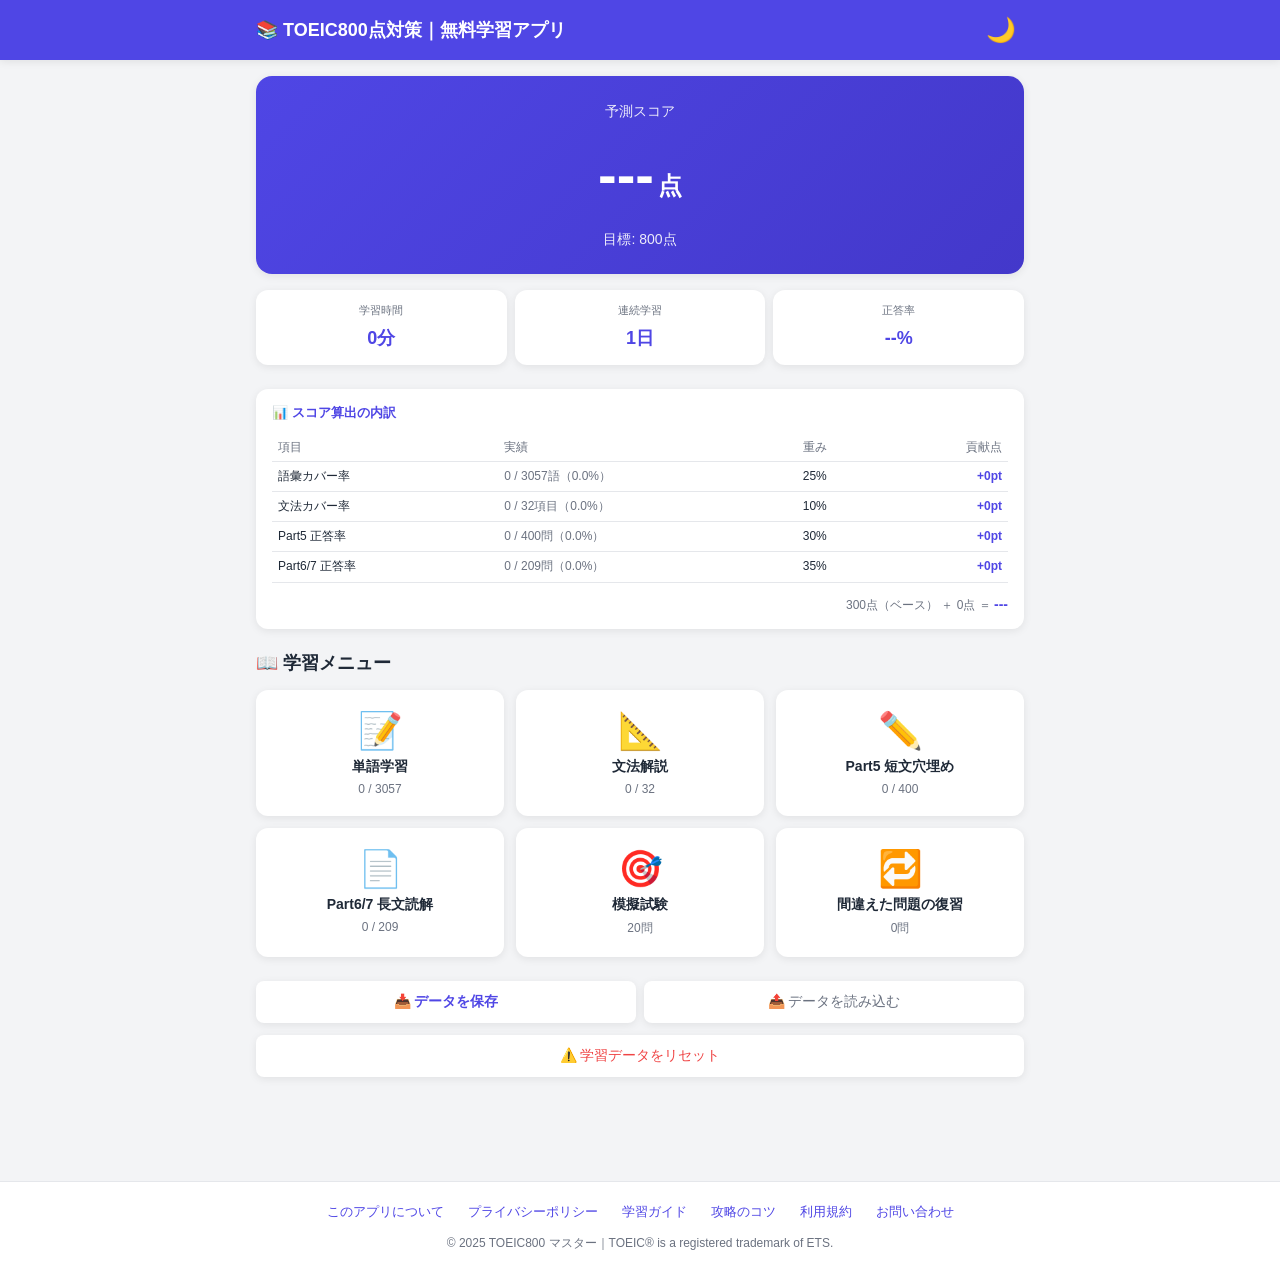
<file: index.html>
<!DOCTYPE html>
<html lang="ja">
<head>
  <meta charset="UTF-8">
  <meta name="viewport" content="width=device-width, initial-scale=1.0, maximum-scale=1.0, user-scalable=no">
  <meta name="theme-color" content="#4F46E5">

  <!-- 基本SEO -->
  <title>TOEIC800点対策アプリ｜無料で単語3000語・問題1000問以上を学習</title>
  <meta name="description" content="完全無料のTOEIC800点対策アプリ。単語3000語、文法32項目、Part5・Part6/7問題、模擬試験640問を収録。ログイン不要・スマホ対応・オフライン学習可能。今すぐブラウザで学習開始。">
  <meta name="keywords" content="TOEIC,TOEIC800,TOEIC対策,TOEIC無料,英語学習アプリ,TOEIC単語,TOEIC文法,TOEIC Part5,TOEIC模試,英語アプリ無料">
  <meta name="author" content="TOEIC800 マスター">
  <meta name="robots" content="index, follow">
  <link rel="canonical" href="https://tfb0011.github.io/">

  <!-- OGP（SNSシェア時の表示） -->
  <meta property="og:type" content="website">
  <meta property="og:url" content="https://tfb0011.github.io/">
  <meta property="og:title" content="TOEIC800点対策アプリ｜完全無料・登録不要">
  <meta property="og:description" content="単語3000語・問題1000問以上を無料で。ブラウザで今すぐ学習開始。">
  <meta property="og:image" content="https://tfb0011.github.io/ogp.png">
  <meta property="og:site_name" content="TOEIC800 マスター">
  <meta property="og:locale" content="ja_JP">

  <!-- Twitter Card -->
  <meta name="twitter:card" content="summary_large_image">
  <meta name="twitter:title" content="TOEIC800点対策アプリ｜完全無料">
  <meta name="twitter:description" content="単語3000語・問題1000問以上を無料で。">
  <meta name="twitter:image" content="https://tfb0011.github.io/ogp.png">

  <!-- PWA / アイコン -->
  <link rel="manifest" href="manifest.json">
  <link rel="icon" type="image/svg+xml" href="icon.svg">
  <link rel="apple-touch-icon" href="icon.svg">

  <!-- パフォーマンス：先読み -->
  <link rel="preload" href="style.css" as="style">
  <link rel="preload" href="app.js" as="script">

  <!-- スタイルシート -->
  <link rel="stylesheet" href="style.css">

  <!-- Google AdSense -->
  <script async src="https://pagead2.googlesyndication.com/pagead/js/adsbygoogle.js?client=ca-pub-6536288248858758"
     crossorigin="anonymous"></script>
</head>
<body>
  <!-- ヘッダー -->
  <header class="app-header">
    <div class="header-inner">
      <h1 class="app-title">📚 TOEIC800点対策｜無料学習アプリ</h1>
      <button id="themeToggle" class="theme-toggle" aria-label="テーマ切替">🌙</button>
    </div>
  </header>

  <!-- メインコンテンツ -->
  <main id="mainContent" class="main-content">
    <!-- ホーム画面 -->
    <section id="homeScreen" class="screen active">
      <div class="score-card">
        <div class="score-label">予測スコア</div>
        <div class="score-value"><span id="predictedScore">---</span><span class="score-unit">点</span></div>
        <div class="score-sub">目標: 800点</div>
      </div>

      <div class="stats-grid">
        <div class="stat-box">
          <div class="stat-label">学習時間</div>
          <div class="stat-value" id="totalTime">0分</div>
        </div>
        <div class="stat-box">
          <div class="stat-label">連続学習</div>
          <div class="stat-value" id="streakDays">0日</div>
        </div>
        <div class="stat-box">
          <div class="stat-label">正答率</div>
          <div class="stat-value" id="accuracy">--%</div>
        </div>
      </div>

      <div id="scoreBreakdown" class="score-breakdown"></div>

      <h2 class="section-title">📖 学習メニュー</h2>
      <div class="menu-grid">
        <button class="menu-card" data-screen="vocab">
          <div class="menu-icon">📝</div>
          <div class="menu-title">単語学習</div>
          <div class="menu-progress" id="vocabProgress">0 / 0</div>
        </button>
        <button class="menu-card" data-screen="grammar">
          <div class="menu-icon">📐</div>
          <div class="menu-title">文法解説</div>
          <div class="menu-progress" id="grammarProgress">0 / 0</div>
        </button>
        <button class="menu-card" data-screen="part5">
          <div class="menu-icon">✏️</div>
          <div class="menu-title">Part5 短文穴埋め</div>
          <div class="menu-progress" id="part5Progress">0 / 0</div>
        </button>
        <button class="menu-card" data-screen="part67">
          <div class="menu-icon">📄</div>
          <div class="menu-title">Part6/7 長文読解</div>
          <div class="menu-progress" id="part67Progress">0 / 0</div>
        </button>
        <button class="menu-card" data-screen="mock">
          <div class="menu-icon">🎯</div>
          <div class="menu-title">模擬試験</div>
          <div class="menu-progress">20問</div>
        </button>
        <button class="menu-card" data-screen="review">
          <div class="menu-icon">🔁</div>
          <div class="menu-title">間違えた問題の復習</div>
          <div class="menu-progress" id="reviewCount">0問</div>
        </button>
      </div>

      <div class="backup-btns">
        <button id="backupBtn" class="backup-btn">📥 データを保存</button>
        <button id="restoreBtn" class="restore-btn">📤 データを読み込む</button>
        <input type="file" id="restoreInput" accept=".json" style="display:none">
      </div>
      <button id="resetBtn" class="reset-btn">⚠️ 学習データをリセット</button>
    </section>

    <!-- 単語学習画面 -->
    <section id="vocabScreen" class="screen">
      <button class="back-btn" data-screen="home">← ホームに戻る</button>
      <h2 class="screen-title">📝 単語学習</h2>
      <div class="vocab-mode-selector">
        <button class="vocab-mode-btn active" id="modeAll">📋 全単語</button>
        <button class="vocab-mode-btn" id="modeShuffle">🔀 シャッフル</button>
        <button class="vocab-mode-btn" id="modeUnknown">📌 未習得</button>
      </div>
      <div class="progress-bar"><div class="progress-fill" id="vocabBar"></div></div>
      <div class="card-counter" id="vocabCounter">1 / 100</div>
      <div class="flashcard" id="flashcard">
        <div class="flashcard-inner">
          <div class="flashcard-front">
            <div class="word-english" id="wordEn">word</div>
            <div class="word-pos" id="wordPos">名詞</div>
            <div class="tap-hint">タップして意味を表示</div>
          </div>
          <div class="flashcard-back">
            <div class="word-japanese" id="wordJa">意味</div>
            <div class="word-example" id="wordEx">例文</div>
            <div class="word-example-ja" id="wordExJa"></div>
          </div>
        </div>
      </div>
      <div class="card-buttons">
        <button class="btn-prev" id="vocabPrev">← 前へ</button>
        <button class="btn-known" id="vocabKnown">✅ 覚えた</button>
      </div>
    </section>

    <!-- 文法解説画面 -->
    <section id="grammarScreen" class="screen">
      <button class="back-btn" data-screen="home">← ホームに戻る</button>
      <h2 class="screen-title">📐 文法解説</h2>
      <div id="grammarList" class="grammar-list"></div>
    </section>

    <!-- 文法詳細画面 -->
    <section id="grammarDetailScreen" class="screen">
      <button class="back-btn" data-screen="grammar">← 文法一覧に戻る</button>
      <h2 class="screen-title" id="grammarTitle"></h2>
      <div class="grammar-content" id="grammarContent"></div>
      <button class="btn-complete" id="grammarCompleteBtn">✅ 学習完了にする</button>
    </section>

    <!-- Part5画面 -->
    <section id="part5Screen" class="screen">
      <button class="back-btn" data-screen="home">← ホームに戻る</button>
      <h2 class="screen-title">✏️ Part5 短文穴埋め</h2>
      <div class="progress-bar"><div class="progress-fill" id="part5Bar"></div></div>
      <div class="card-counter" id="part5Counter">1 / 30</div>
      <div class="question-card" id="part5Question"></div>
      <div class="choices" id="part5Choices"></div>
      <div class="explanation" id="part5Explanation"></div>
      <div class="card-buttons">
        <button class="btn-prev" id="part5Prev">← 前へ</button>
        <button class="btn-next" id="part5Next">次へ →</button>
      </div>
    </section>

    <!-- Part6/7画面 -->
    <section id="part67Screen" class="screen">
      <button class="back-btn" data-screen="home">← ホームに戻る</button>
      <h2 class="screen-title">📄 Part6/7 長文読解</h2>
      <div class="card-counter" id="part67Counter">1 / 5</div>
      <div class="passage" id="part67Passage"></div>
      <div id="part67Questions"></div>
      <div class="card-buttons">
        <button class="btn-prev" id="part67Prev">← 前へ</button>
        <button class="btn-next" id="part67Next">次へ →</button>
      </div>
    </section>

    <!-- 模擬試験画面 -->
    <section id="mockScreen" class="screen">
      <button class="back-btn" data-screen="home">← ホームに戻る</button>
      <h2 class="screen-title">🎯 模擬試験（20問）</h2>
      <div id="mockIntro" class="mock-intro">
        <p>20問のミニ模擬試験です。</p>
        <p>制限時間：<strong>15分</strong></p>
        <p>本番のつもりで取り組みましょう！</p>
        <button id="mockStartBtn" class="btn-start">🚀 試験を開始する</button>
      </div>
      <div id="mockInProgress" class="hidden">
        <div class="mock-header">
          <div>問題 <span id="mockCurrent">1</span> / 20</div>
          <div class="timer" id="mockTimer">15:00</div>
        </div>
        <div class="question-card" id="mockQuestion"></div>
        <div class="choices" id="mockChoices"></div>
        <div class="card-buttons">
          <button class="btn-next" id="mockNextBtn">次の問題 →</button>
        </div>
      </div>
      <div id="mockResult" class="hidden">
        <h3>🎉 試験終了！</h3>
        <div class="result-score">
          <div>正解数</div>
          <div class="result-number"><span id="mockCorrect">0</span> / 20</div>
          <div>予測TOEICスコア</div>
          <div class="result-toeic"><span id="mockToeicScore">0</span>点</div>
        </div>
        <button id="mockRetryBtn" class="btn-start">もう一度挑戦</button>
      </div>
    </section>

    <!-- 復習画面 -->
    <section id="reviewScreen" class="screen">
      <button class="back-btn" data-screen="home">← ホームに戻る</button>
      <h2 class="screen-title">🔁 間違えた問題の復習</h2>
      <div id="reviewContent"></div>
    </section>
  </main>

  <!-- フッター -->
  <footer class="app-footer">
    <nav class="footer-nav">
      <a href="about.html">このアプリについて</a>
      <a href="privacy.html">プライバシーポリシー</a>
      <a href="guide.html">学習ガイド</a>
      <a href="tips.html">攻略のコツ</a>
      <a href="terms.html">利用規約</a>
      <a href="contact.html">お問い合わせ</a>
    </nav>
    <p class="footer-copy">&copy; 2025 TOEIC800 マスター｜TOEIC® is a registered trademark of ETS.</p>
  </footer>

  <!-- スクリプト読み込み -->
<script src="data-vocab.js"></script>
<script src="data-grammar.js"></script>
<script src="data-part5.js"></script>
<script src="data-part67.js"></script>
<script src="data-mock.js"></script>
<script src="app.js"></script>

  <script type="application/ld+json">
  {
    "@context": "https://schema.org",
    "@type": "WebApplication",
    "name": "TOEIC800 マスター",
    "description": "完全無料のTOEIC800点対策学習アプリ",
    "url": "https://tfb0011.github.io/",
    "applicationCategory": "EducationalApplication",
    "operatingSystem": "Web Browser",
    "offers": {
      "@type": "Offer",
      "price": "0",
      "priceCurrency": "JPY"
    },
    "inLanguage": "ja"
  }
  </script>

  <script>
    // Service Worker登録（PWA対応）
    if ('serviceWorker' in navigator) {
      window.addEventListener('load', () => {
        navigator.serviceWorker.register('sw.js').catch(err => console.log('SW登録失敗:', err));
      });
    }
  </script>
</body>
</html>
</file>
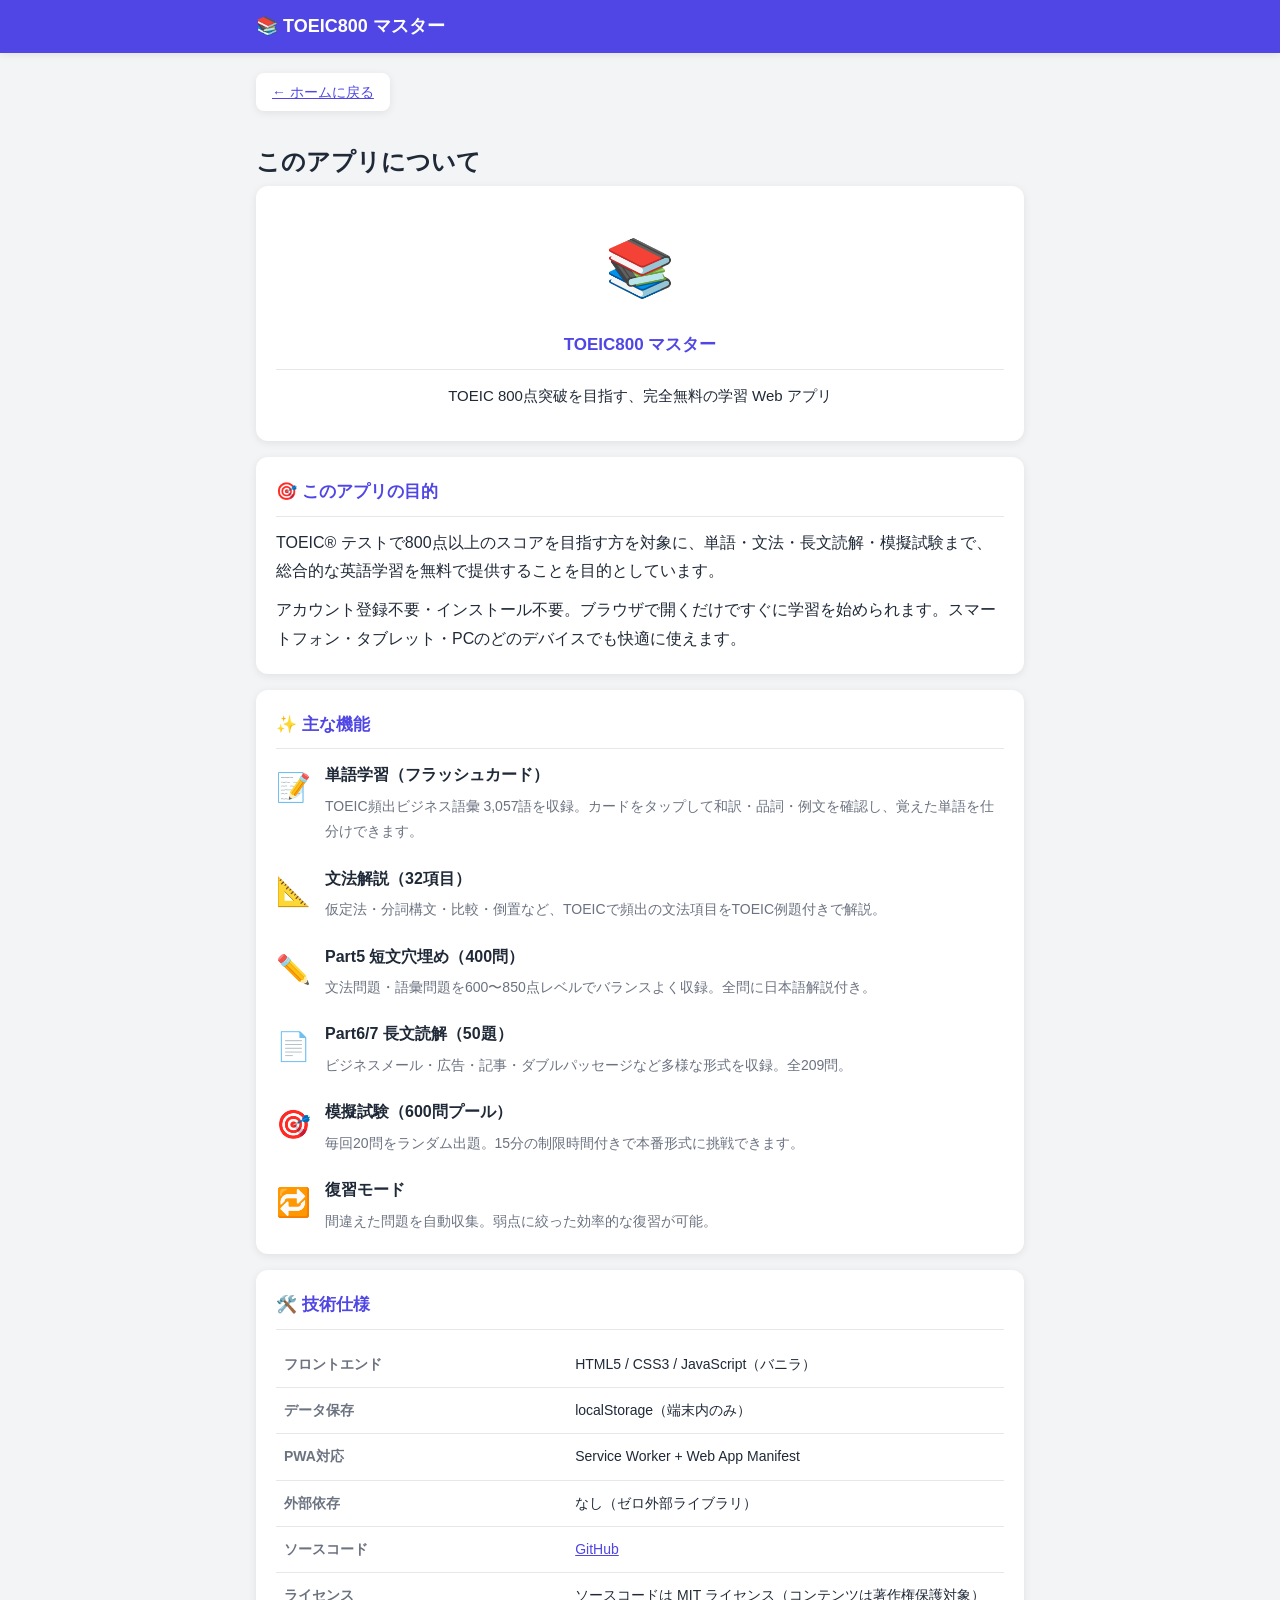
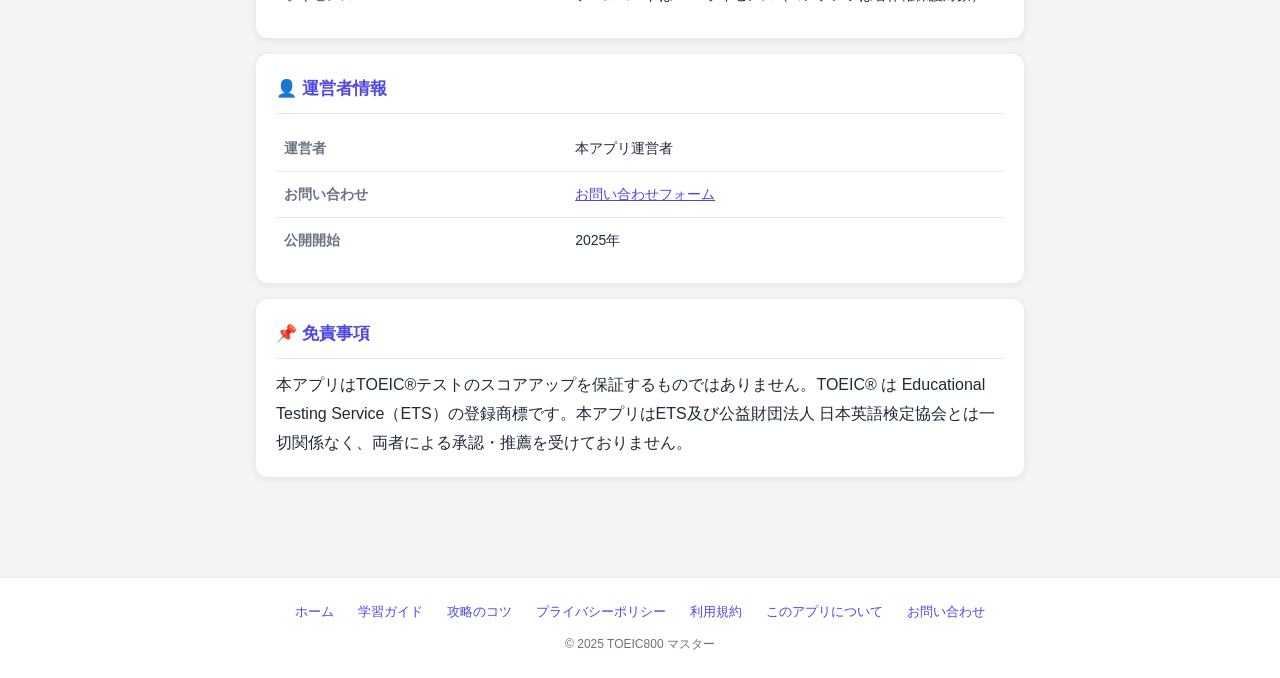
<file: about.html>
<!DOCTYPE html>
<html lang="ja">
<head>
  <meta charset="UTF-8">
  <meta name="viewport" content="width=device-width, initial-scale=1.0">
  <meta name="description" content="TOEIC800 マスターについて — アプリの目的・機能・開発者情報">
  <title>このアプリについて | TOEIC800 マスター</title>
  <link rel="icon" type="image/svg+xml" href="icon.svg">
  <link rel="stylesheet" href="style.css">
</head>
<body>
  <header class="app-header">
    <div class="header-inner">
      <h1 class="app-title">📚 TOEIC800 マスター</h1>
    </div>
  </header>

  <main class="sub-page">
    <a href="index.html" class="back-btn">← ホームに戻る</a>

    <h2 class="sub-page-title">このアプリについて</h2>

    <div class="sub-page-card about-hero">
      <div class="about-icon">📚</div>
      <h3 class="about-app-name">TOEIC800 マスター</h3>
      <p class="about-tagline">TOEIC 800点突破を目指す、完全無料の学習 Web アプリ</p>
    </div>

    <div class="sub-page-card">
      <h3>🎯 このアプリの目的</h3>
      <p>TOEIC® テストで800点以上のスコアを目指す方を対象に、単語・文法・長文読解・模擬試験まで、総合的な英語学習を無料で提供することを目的としています。</p>
      <p>アカウント登録不要・インストール不要。ブラウザで開くだけですぐに学習を始められます。スマートフォン・タブレット・PCのどのデバイスでも快適に使えます。</p>
    </div>

    <div class="sub-page-card">
      <h3>✨ 主な機能</h3>
      <div class="about-features">
        <div class="about-feature-item">
          <span class="about-feature-icon">📝</span>
          <div>
            <strong>単語学習（フラッシュカード）</strong>
            <p>TOEIC頻出ビジネス語彙 3,057語を収録。カードをタップして和訳・品詞・例文を確認し、覚えた単語を仕分けできます。</p>
          </div>
        </div>
        <div class="about-feature-item">
          <span class="about-feature-icon">📐</span>
          <div>
            <strong>文法解説（32項目）</strong>
            <p>仮定法・分詞構文・比較・倒置など、TOEICで頻出の文法項目をTOEIC例題付きで解説。</p>
          </div>
        </div>
        <div class="about-feature-item">
          <span class="about-feature-icon">✏️</span>
          <div>
            <strong>Part5 短文穴埋め（400問）</strong>
            <p>文法問題・語彙問題を600〜850点レベルでバランスよく収録。全問に日本語解説付き。</p>
          </div>
        </div>
        <div class="about-feature-item">
          <span class="about-feature-icon">📄</span>
          <div>
            <strong>Part6/7 長文読解（50題）</strong>
            <p>ビジネスメール・広告・記事・ダブルパッセージなど多様な形式を収録。全209問。</p>
          </div>
        </div>
        <div class="about-feature-item">
          <span class="about-feature-icon">🎯</span>
          <div>
            <strong>模擬試験（600問プール）</strong>
            <p>毎回20問をランダム出題。15分の制限時間付きで本番形式に挑戦できます。</p>
          </div>
        </div>
        <div class="about-feature-item">
          <span class="about-feature-icon">🔁</span>
          <div>
            <strong>復習モード</strong>
            <p>間違えた問題を自動収集。弱点に絞った効率的な復習が可能。</p>
          </div>
        </div>
      </div>
    </div>

    <div class="sub-page-card">
      <h3>🛠️ 技術仕様</h3>
      <table class="about-table">
        <tr><td>フロントエンド</td><td>HTML5 / CSS3 / JavaScript（バニラ）</td></tr>
        <tr><td>データ保存</td><td>localStorage（端末内のみ）</td></tr>
        <tr><td>PWA対応</td><td>Service Worker + Web App Manifest</td></tr>
        <tr><td>外部依存</td><td>なし（ゼロ外部ライブラリ）</td></tr>
        <tr><td>ソースコード</td><td><a href="https://github.com/tfb0011/tfb0011.github.io" target="_blank" rel="noopener noreferrer">GitHub</a></td></tr>
        <tr><td>ライセンス</td><td>ソースコードは MIT ライセンス（コンテンツは著作権保護対象）</td></tr>
      </table>
    </div>

    <div class="sub-page-card">
      <h3>👤 運営者情報</h3>
      <table class="about-table">
        <tr><td>運営者</td><td>本アプリ運営者</td></tr>
        <tr><td>お問い合わせ</td><td><a href="contact.html">お問い合わせフォーム</a></td></tr>
        <tr><td>公開開始</td><td>2025年</td></tr>
      </table>
    </div>

    <div class="sub-page-card">
      <h3>📌 免責事項</h3>
      <p>本アプリはTOEIC®テストのスコアアップを保証するものではありません。TOEIC® は Educational Testing Service（ETS）の登録商標です。本アプリはETS及び公益財団法人 日本英語検定協会とは一切関係なく、両者による承認・推薦を受けておりません。</p>
    </div>
  </main>

  <footer class="sub-page-footer">
    <nav class="footer-nav">
      <a href="index.html">ホーム</a>
      <a href="guide.html">学習ガイド</a>
      <a href="tips.html">攻略のコツ</a>
      <a href="privacy.html">プライバシーポリシー</a>
      <a href="terms.html">利用規約</a>
      <a href="about.html">このアプリについて</a>
      <a href="contact.html">お問い合わせ</a>
    </nav>
    <p class="footer-copy">&copy; 2025 TOEIC800 マスター</p>
  </footer>
</body>
</html>
</file>
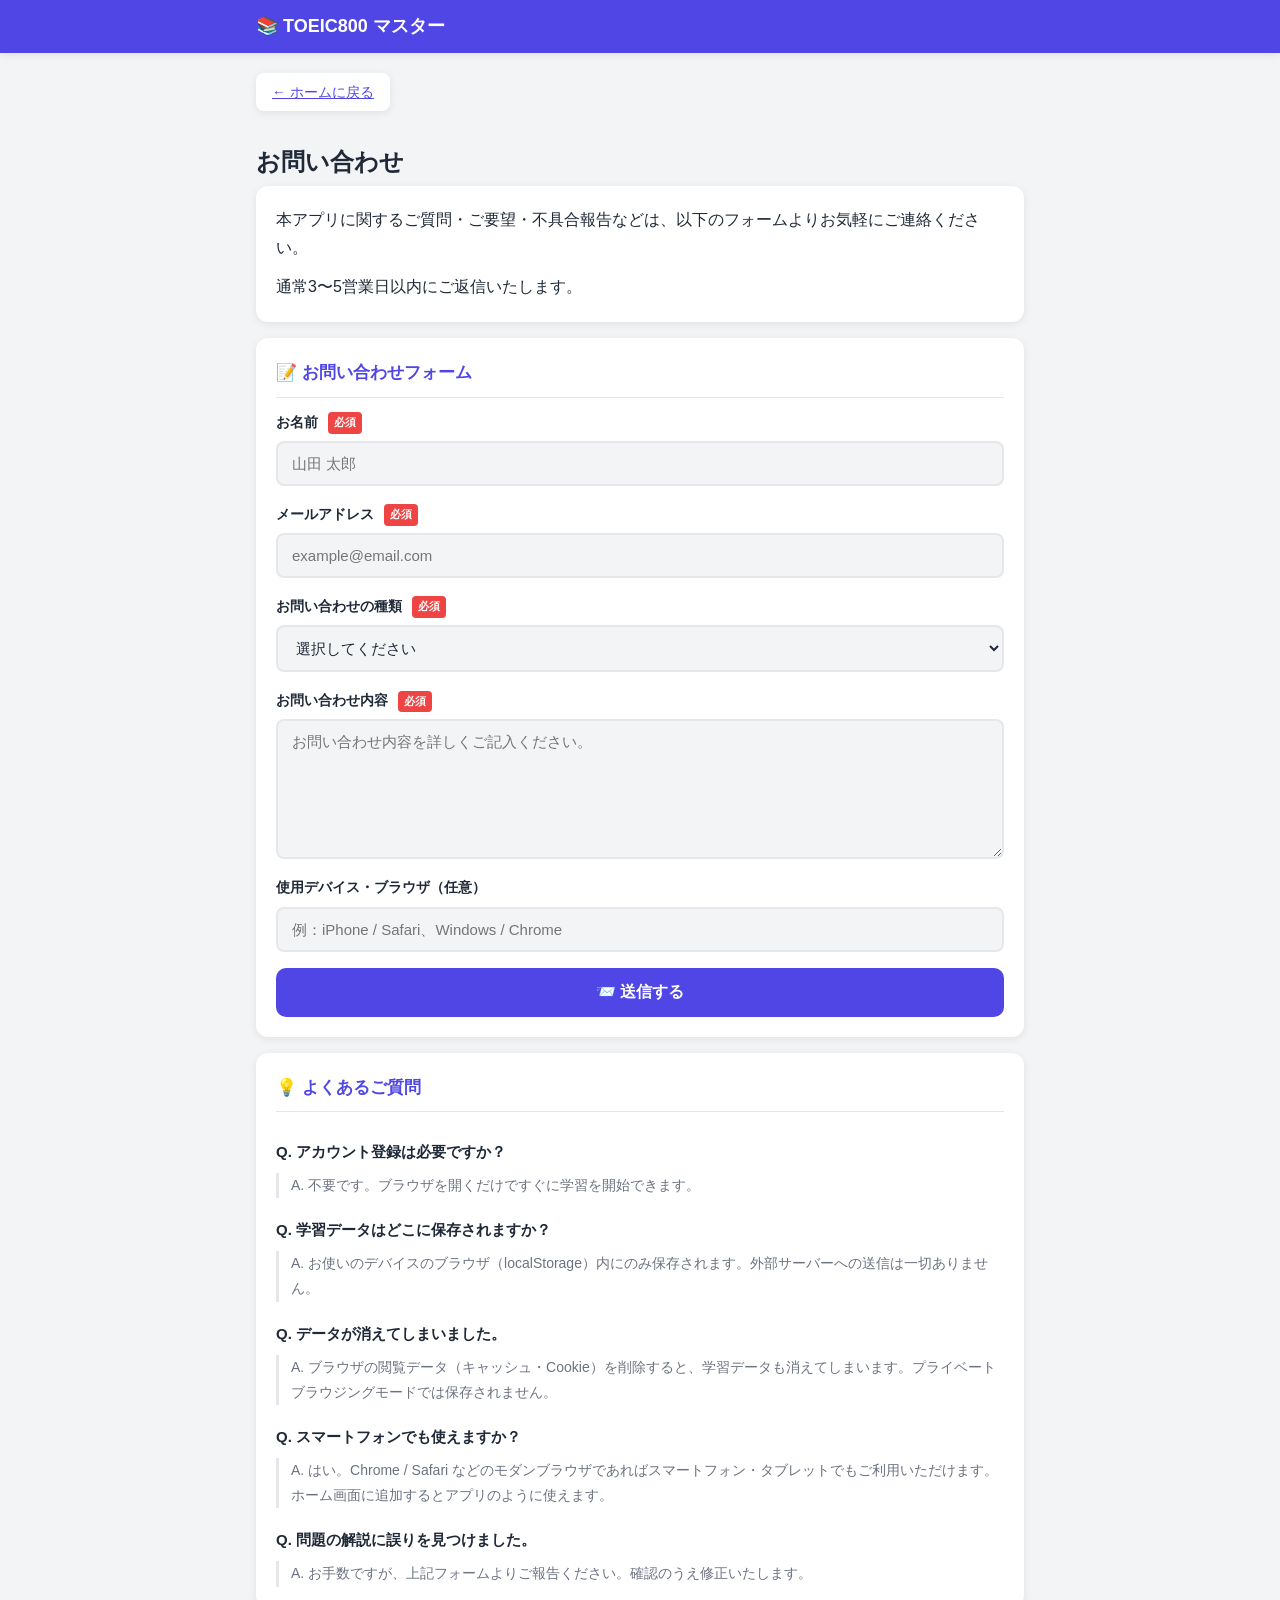
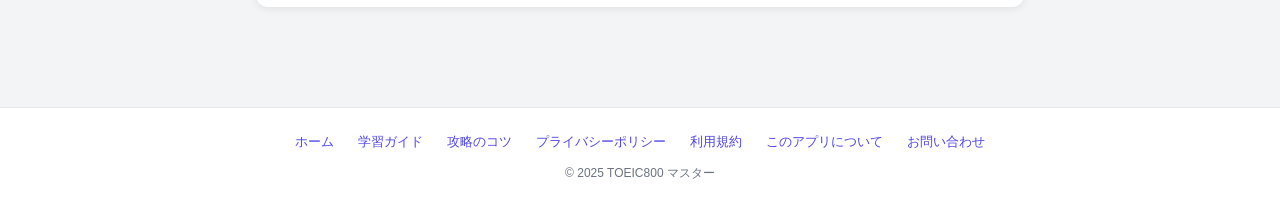
<file: contact.html>
<!DOCTYPE html>
<html lang="ja">
<head>
  <meta charset="UTF-8">
  <meta name="viewport" content="width=device-width, initial-scale=1.0">
  <meta name="description" content="TOEIC800 マスターへのお問い合わせ">
  <title>お問い合わせ | TOEIC800 マスター</title>
  <link rel="icon" type="image/svg+xml" href="icon.svg">
  <link rel="stylesheet" href="style.css">
</head>
<body>
  <header class="app-header">
    <div class="header-inner">
      <h1 class="app-title">📚 TOEIC800 マスター</h1>
    </div>
  </header>

  <main class="sub-page">
    <a href="index.html" class="back-btn">← ホームに戻る</a>

    <h2 class="sub-page-title">お問い合わせ</h2>

    <div class="sub-page-card">
      <p>本アプリに関するご質問・ご要望・不具合報告などは、以下のフォームよりお気軽にご連絡ください。</p>
      <p>通常3〜5営業日以内にご返信いたします。</p>
    </div>

    <div class="sub-page-card">
      <h3>📝 お問い合わせフォーム</h3>
      <form class="contact-form" action="https://formsubmit.co/d55b4d55e947a7d82a44c738f488b9594a74a9e2b03a882b944e84681f799587" method="POST">
        <!-- FormSubmit の設定 -->
        <input type="hidden" name="_subject" value="【TOEIC800マスター】お問い合わせ">
        <input type="hidden" name="_next" value="https://tfb0011.github.io/contact.html?sent=1">
        <input type="hidden" name="_captcha" value="false">
        <input type="hidden" name="_template" value="box">

        <div class="form-group">
          <label for="name" class="form-label">お名前 <span class="required">必須</span></label>
          <input type="text" id="name" name="name" class="form-input" placeholder="山田 太郎" required>
        </div>

        <div class="form-group">
          <label for="email" class="form-label">メールアドレス <span class="required">必須</span></label>
          <input type="email" id="email" name="email" class="form-input" placeholder="example@email.com" required>
        </div>

        <div class="form-group">
          <label for="category" class="form-label">お問い合わせの種類 <span class="required">必須</span></label>
          <select id="category" name="category" class="form-input" required>
            <option value="">選択してください</option>
            <option value="bug">不具合・エラーの報告</option>
            <option value="feature">機能追加・改善のご要望</option>
            <option value="content">コンテンツ（問題・解説）について</option>
            <option value="privacy">プライバシー・データについて</option>
            <option value="other">その他</option>
          </select>
        </div>

        <div class="form-group">
          <label for="message" class="form-label">お問い合わせ内容 <span class="required">必須</span></label>
          <textarea id="message" name="message" class="form-input form-textarea"
            placeholder="お問い合わせ内容を詳しくご記入ください。" required></textarea>
        </div>

        <div class="form-group">
          <label for="device" class="form-label">使用デバイス・ブラウザ（任意）</label>
          <input type="text" id="device" name="device" class="form-input"
            placeholder="例：iPhone / Safari、Windows / Chrome">
        </div>

        <button type="submit" class="contact-submit-btn">📨 送信する</button>
      </form>

      <!-- 送信完了メッセージ -->
      <div id="sentMessage" class="contact-sent" style="display:none">
        <p>✅ お問い合わせを受け付けました。ありがとうございます。</p>
        <p>3〜5営業日以内にご返信いたします。</p>
      </div>
    </div>

    <div class="sub-page-card">
      <h3>💡 よくあるご質問</h3>
      <dl class="faq-list">
        <dt>Q. アカウント登録は必要ですか？</dt>
        <dd>A. 不要です。ブラウザを開くだけですぐに学習を開始できます。</dd>

        <dt>Q. 学習データはどこに保存されますか？</dt>
        <dd>A. お使いのデバイスのブラウザ（localStorage）内にのみ保存されます。外部サーバーへの送信は一切ありません。</dd>

        <dt>Q. データが消えてしまいました。</dt>
        <dd>A. ブラウザの閲覧データ（キャッシュ・Cookie）を削除すると、学習データも消えてしまいます。プライベートブラウジングモードでは保存されません。</dd>

        <dt>Q. スマートフォンでも使えますか？</dt>
        <dd>A. はい。Chrome / Safari などのモダンブラウザであればスマートフォン・タブレットでもご利用いただけます。ホーム画面に追加するとアプリのように使えます。</dd>

        <dt>Q. 問題の解説に誤りを見つけました。</dt>
        <dd>A. お手数ですが、上記フォームよりご報告ください。確認のうえ修正いたします。</dd>
      </dl>
    </div>
  </main>

  <footer class="sub-page-footer">
    <nav class="footer-nav">
      <a href="index.html">ホーム</a>
      <a href="guide.html">学習ガイド</a>
      <a href="tips.html">攻略のコツ</a>
      <a href="privacy.html">プライバシーポリシー</a>
      <a href="terms.html">利用規約</a>
      <a href="about.html">このアプリについて</a>
      <a href="contact.html">お問い合わせ</a>
    </nav>
    <p class="footer-copy">&copy; 2025 TOEIC800 マスター</p>
  </footer>

  <script>
    // URLパラメータで送信完了を検知して表示
    if (new URLSearchParams(location.search).get('sent') === '1') {
      const form = document.querySelector('.contact-form');
      const msg  = document.getElementById('sentMessage');
      if (form) form.style.display = 'none';
      if (msg)  msg.style.display  = 'block';
    }
  </script>
</body>
</html>
</file>
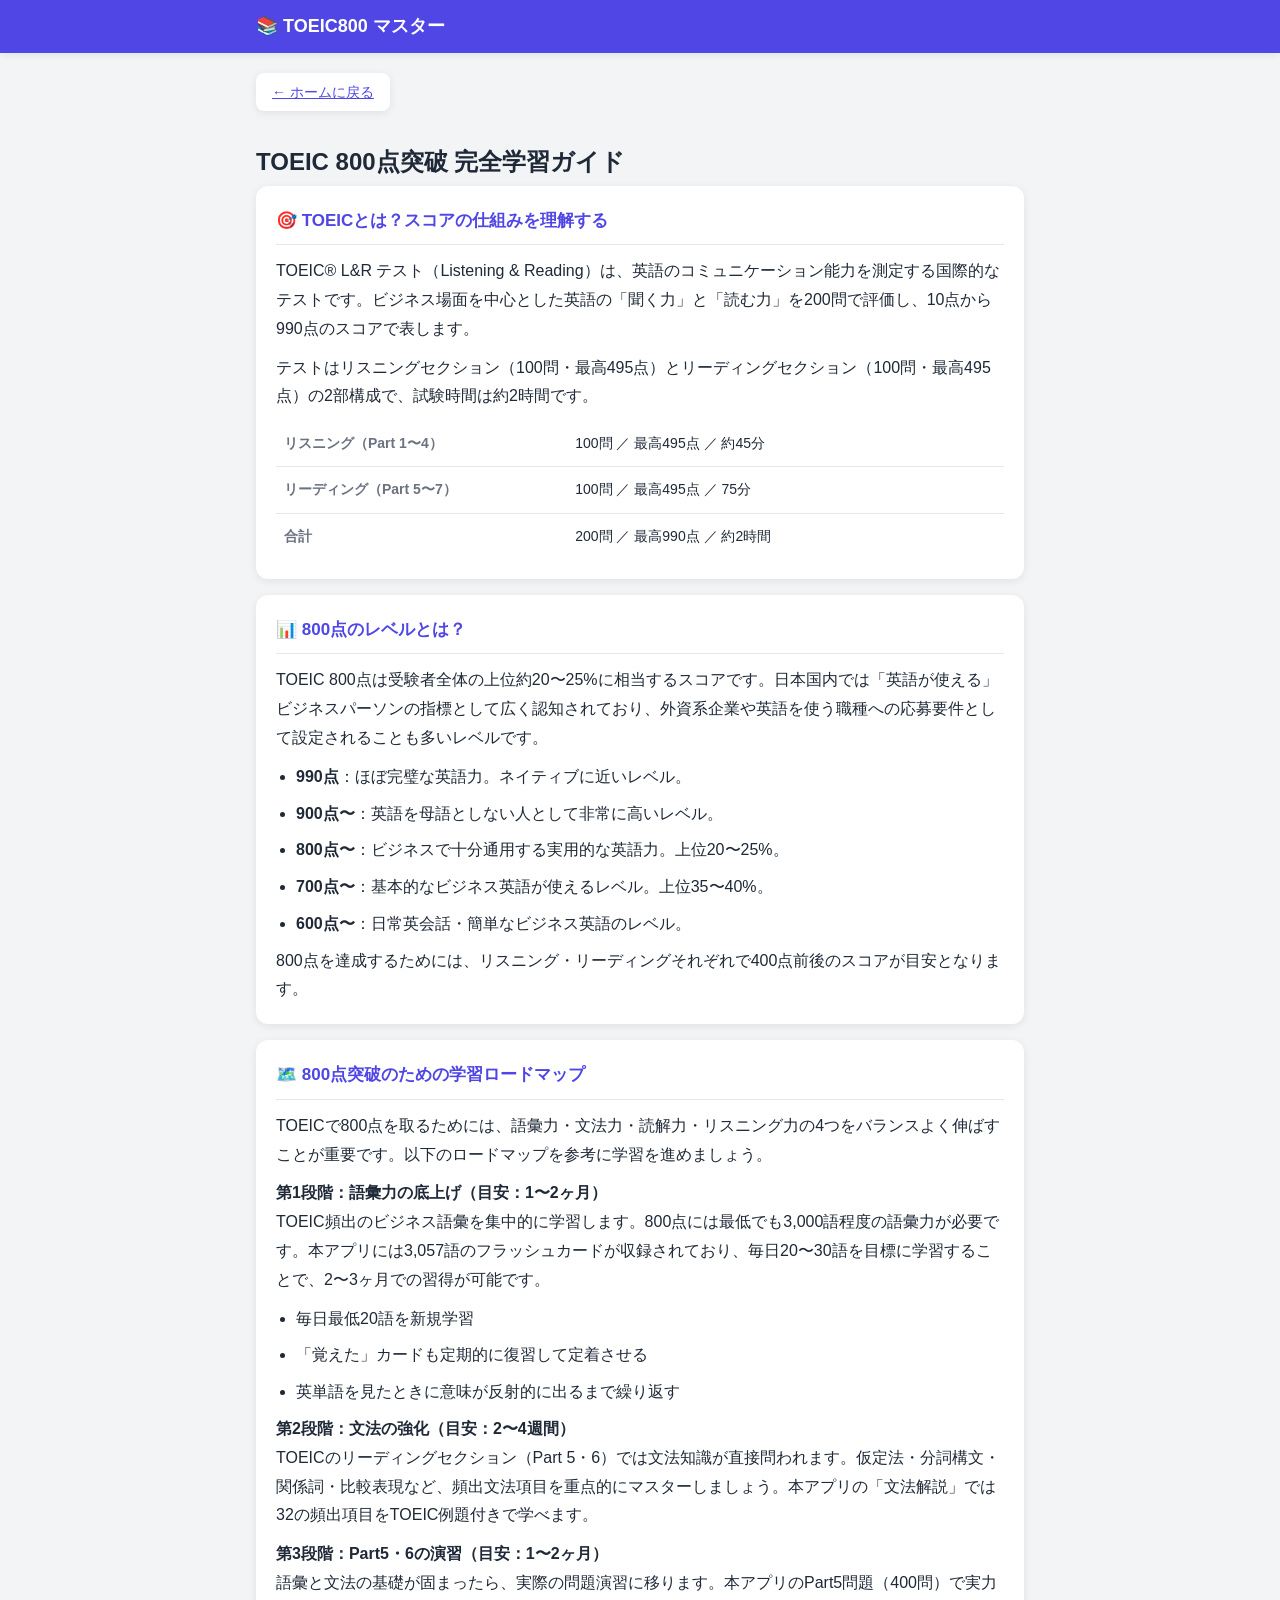
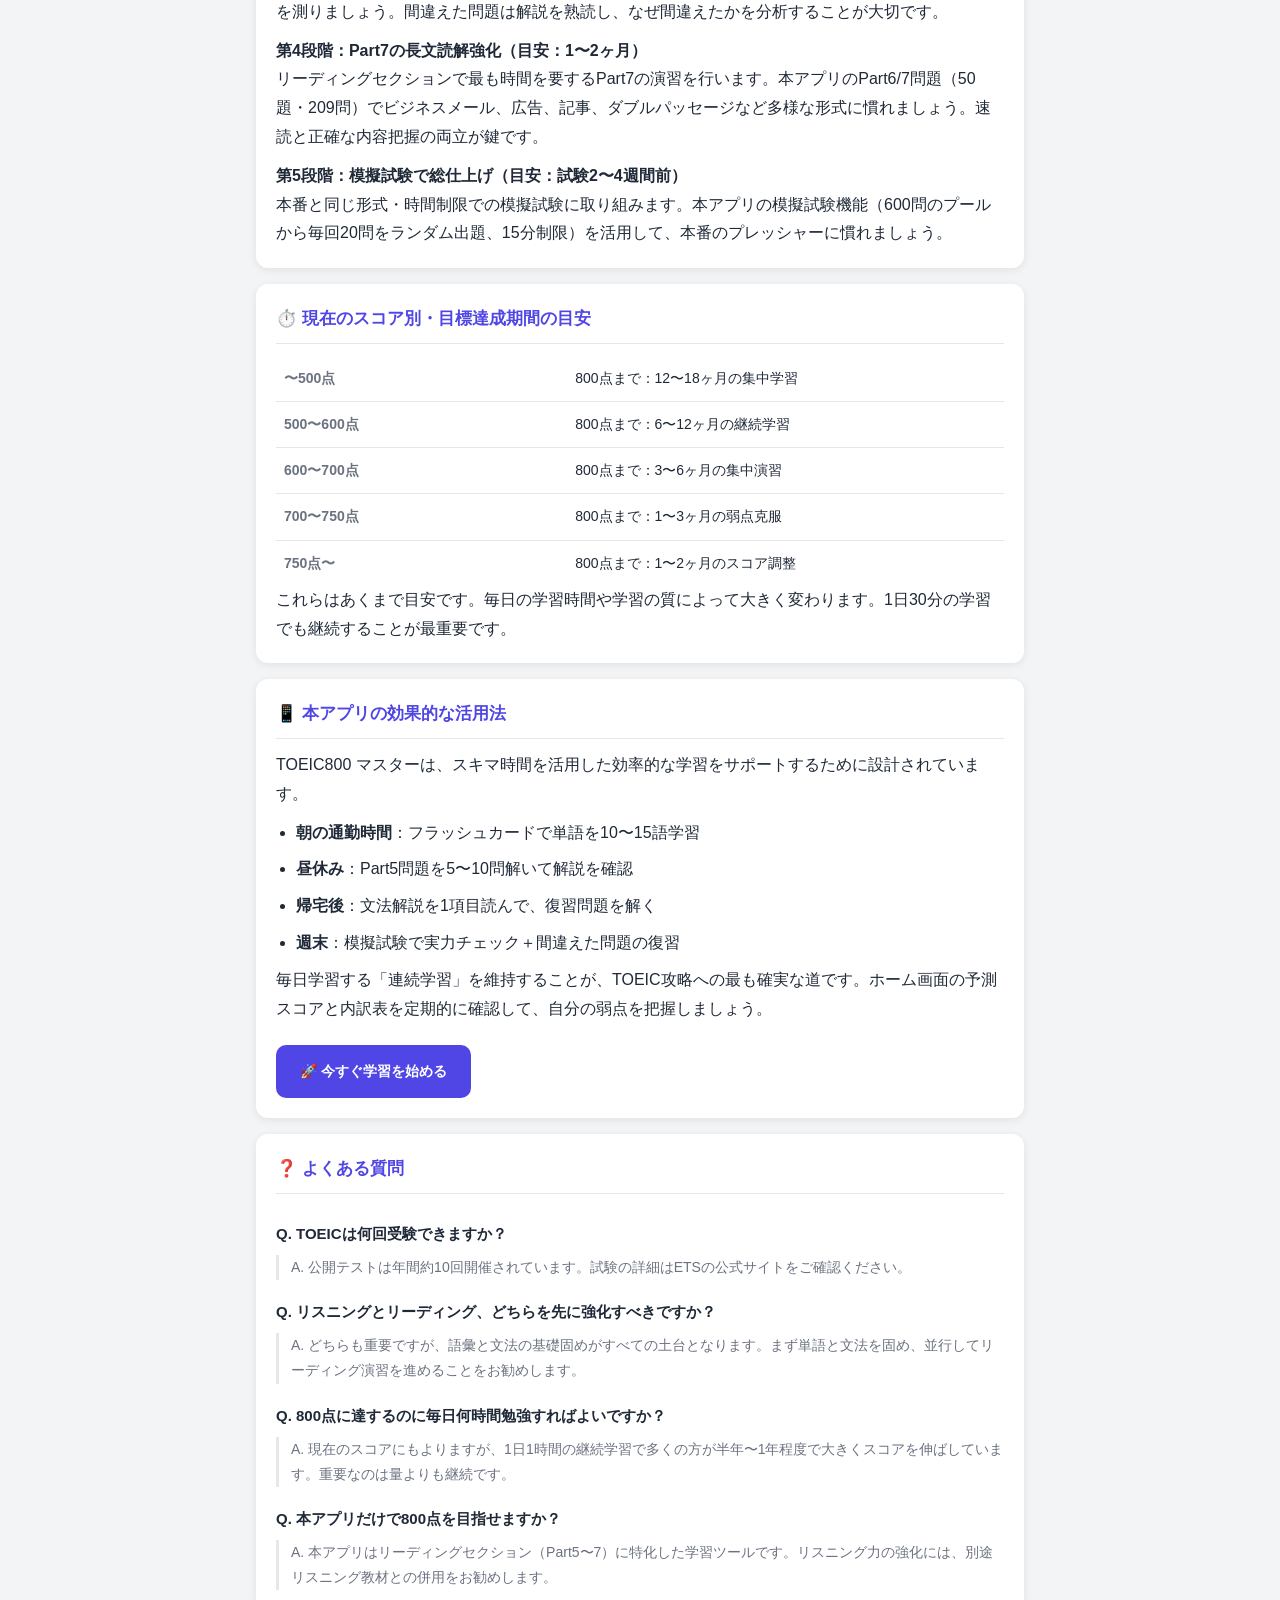
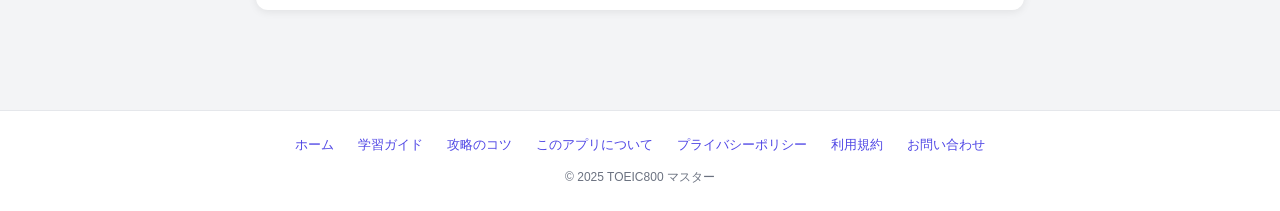
<file: guide.html>
<!DOCTYPE html>
<html lang="ja">
<head>
  <meta charset="UTF-8">
  <meta name="viewport" content="width=device-width, initial-scale=1.0">
  <meta name="description" content="TOEIC 800点突破のための完全学習ガイド。スコア構成、学習ロードマップ、各パート別の勉強法を徹底解説します。">
  <meta name="keywords" content="TOEIC 800点,TOEIC攻略,TOEIC勉強法,TOEIC学習ガイド,TOEICスコアアップ">
  <title>TOEIC 800点突破 完全学習ガイド | TOEIC800 マスター</title>
  <link rel="icon" type="image/svg+xml" href="icon.svg">
  <link rel="stylesheet" href="style.css">
  <link rel="canonical" href="https://tfb0011.github.io/guide.html">
  <meta property="og:type" content="article">
  <meta property="og:url" content="https://tfb0011.github.io/guide.html">
  <meta property="og:title" content="TOEIC 800点突破 完全学習ガイド">
  <meta property="og:description" content="TOEIC 800点突破のための完全学習ガイド。スコア構成から学習ロードマップまで徹底解説。">
  <meta property="og:site_name" content="TOEIC800 マスター">
  <meta property="og:locale" content="ja_JP">
</head>
<body>
  <header class="app-header">
    <div class="header-inner">
      <h1 class="app-title">📚 TOEIC800 マスター</h1>
    </div>
  </header>

  <main class="sub-page">
    <a href="index.html" class="back-btn">← ホームに戻る</a>

    <h2 class="sub-page-title">TOEIC 800点突破 完全学習ガイド</h2>

    <div class="sub-page-card">
      <h3>🎯 TOEICとは？スコアの仕組みを理解する</h3>
      <p>TOEIC® L&amp;R テスト（Listening &amp; Reading）は、英語のコミュニケーション能力を測定する国際的なテストです。ビジネス場面を中心とした英語の「聞く力」と「読む力」を200問で評価し、10点から990点のスコアで表します。</p>
      <p>テストはリスニングセクション（100問・最高495点）とリーディングセクション（100問・最高495点）の2部構成で、試験時間は約2時間です。</p>
      <table class="about-table">
        <tr><td>リスニング（Part 1〜4）</td><td>100問 ／ 最高495点 ／ 約45分</td></tr>
        <tr><td>リーディング（Part 5〜7）</td><td>100問 ／ 最高495点 ／ 75分</td></tr>
        <tr><td>合計</td><td>200問 ／ 最高990点 ／ 約2時間</td></tr>
      </table>
    </div>

    <div class="sub-page-card">
      <h3>📊 800点のレベルとは？</h3>
      <p>TOEIC 800点は受験者全体の上位約20〜25%に相当するスコアです。日本国内では「英語が使える」ビジネスパーソンの指標として広く認知されており、外資系企業や英語を使う職種への応募要件として設定されることも多いレベルです。</p>
      <ul class="sub-page-list">
        <li><strong>990点</strong>：ほぼ完璧な英語力。ネイティブに近いレベル。</li>
        <li><strong>900点〜</strong>：英語を母語としない人として非常に高いレベル。</li>
        <li><strong>800点〜</strong>：ビジネスで十分通用する実用的な英語力。上位20〜25%。</li>
        <li><strong>700点〜</strong>：基本的なビジネス英語が使えるレベル。上位35〜40%。</li>
        <li><strong>600点〜</strong>：日常英会話・簡単なビジネス英語のレベル。</li>
      </ul>
      <p>800点を達成するためには、リスニング・リーディングそれぞれで400点前後のスコアが目安となります。</p>
    </div>

    <div class="sub-page-card">
      <h3>🗺️ 800点突破のための学習ロードマップ</h3>
      <p>TOEICで800点を取るためには、語彙力・文法力・読解力・リスニング力の4つをバランスよく伸ばすことが重要です。以下のロードマップを参考に学習を進めましょう。</p>

      <h4>第1段階：語彙力の底上げ（目安：1〜2ヶ月）</h4>
      <p>TOEIC頻出のビジネス語彙を集中的に学習します。800点には最低でも3,000語程度の語彙力が必要です。本アプリには3,057語のフラッシュカードが収録されており、毎日20〜30語を目標に学習することで、2〜3ヶ月での習得が可能です。</p>
      <ul class="sub-page-list">
        <li>毎日最低20語を新規学習</li>
        <li>「覚えた」カードも定期的に復習して定着させる</li>
        <li>英単語を見たときに意味が反射的に出るまで繰り返す</li>
      </ul>

      <h4>第2段階：文法の強化（目安：2〜4週間）</h4>
      <p>TOEICのリーディングセクション（Part 5・6）では文法知識が直接問われます。仮定法・分詞構文・関係詞・比較表現など、頻出文法項目を重点的にマスターしましょう。本アプリの「文法解説」では32の頻出項目をTOEIC例題付きで学べます。</p>

      <h4>第3段階：Part5・6の演習（目安：1〜2ヶ月）</h4>
      <p>語彙と文法の基礎が固まったら、実際の問題演習に移ります。本アプリのPart5問題（400問）で実力を測りましょう。間違えた問題は解説を熟読し、なぜ間違えたかを分析することが大切です。</p>

      <h4>第4段階：Part7の長文読解強化（目安：1〜2ヶ月）</h4>
      <p>リーディングセクションで最も時間を要するPart7の演習を行います。本アプリのPart6/7問題（50題・209問）でビジネスメール、広告、記事、ダブルパッセージなど多様な形式に慣れましょう。速読と正確な内容把握の両立が鍵です。</p>

      <h4>第5段階：模擬試験で総仕上げ（目安：試験2〜4週間前）</h4>
      <p>本番と同じ形式・時間制限での模擬試験に取り組みます。本アプリの模擬試験機能（600問のプールから毎回20問をランダム出題、15分制限）を活用して、本番のプレッシャーに慣れましょう。</p>
    </div>

    <div class="sub-page-card">
      <h3>⏱️ 現在のスコア別・目標達成期間の目安</h3>
      <table class="about-table">
        <tr><td>〜500点</td><td>800点まで：12〜18ヶ月の集中学習</td></tr>
        <tr><td>500〜600点</td><td>800点まで：6〜12ヶ月の継続学習</td></tr>
        <tr><td>600〜700点</td><td>800点まで：3〜6ヶ月の集中演習</td></tr>
        <tr><td>700〜750点</td><td>800点まで：1〜3ヶ月の弱点克服</td></tr>
        <tr><td>750点〜</td><td>800点まで：1〜2ヶ月のスコア調整</td></tr>
      </table>
      <p>これらはあくまで目安です。毎日の学習時間や学習の質によって大きく変わります。1日30分の学習でも継続することが最重要です。</p>
    </div>

    <div class="sub-page-card">
      <h3>📱 本アプリの効果的な活用法</h3>
      <p>TOEIC800 マスターは、スキマ時間を活用した効率的な学習をサポートするために設計されています。</p>
      <ul class="sub-page-list">
        <li><strong>朝の通勤時間</strong>：フラッシュカードで単語を10〜15語学習</li>
        <li><strong>昼休み</strong>：Part5問題を5〜10問解いて解説を確認</li>
        <li><strong>帰宅後</strong>：文法解説を1項目読んで、復習問題を解く</li>
        <li><strong>週末</strong>：模擬試験で実力チェック＋間違えた問題の復習</li>
      </ul>
      <p>毎日学習する「連続学習」を維持することが、TOEIC攻略への最も確実な道です。ホーム画面の予測スコアと内訳表を定期的に確認して、自分の弱点を把握しましょう。</p>
      <p><a href="index.html" class="contact-email-btn" style="display:inline-block;margin-top:12px;font-size:14px">🚀 今すぐ学習を始める</a></p>
    </div>

    <div class="sub-page-card">
      <h3>❓ よくある質問</h3>
      <dl class="faq-list">
        <dt>Q. TOEICは何回受験できますか？</dt>
        <dd>A. 公開テストは年間約10回開催されています。試験の詳細はETSの公式サイトをご確認ください。</dd>

        <dt>Q. リスニングとリーディング、どちらを先に強化すべきですか？</dt>
        <dd>A. どちらも重要ですが、語彙と文法の基礎固めがすべての土台となります。まず単語と文法を固め、並行してリーディング演習を進めることをお勧めします。</dd>

        <dt>Q. 800点に達するのに毎日何時間勉強すればよいですか？</dt>
        <dd>A. 現在のスコアにもよりますが、1日1時間の継続学習で多くの方が半年〜1年程度で大きくスコアを伸ばしています。重要なのは量よりも継続です。</dd>

        <dt>Q. 本アプリだけで800点を目指せますか？</dt>
        <dd>A. 本アプリはリーディングセクション（Part5〜7）に特化した学習ツールです。リスニング力の強化には、別途リスニング教材との併用をお勧めします。</dd>
      </dl>
    </div>
  </main>

  <footer class="sub-page-footer">
    <nav class="footer-nav">
      <a href="index.html">ホーム</a>
      <a href="guide.html">学習ガイド</a>
      <a href="tips.html">攻略のコツ</a>
      <a href="about.html">このアプリについて</a>
      <a href="privacy.html">プライバシーポリシー</a>
      <a href="terms.html">利用規約</a>
      <a href="contact.html">お問い合わせ</a>
    </nav>
    <p class="footer-copy">&copy; 2025 TOEIC800 マスター</p>
  </footer>
</body>
</html>
</file>
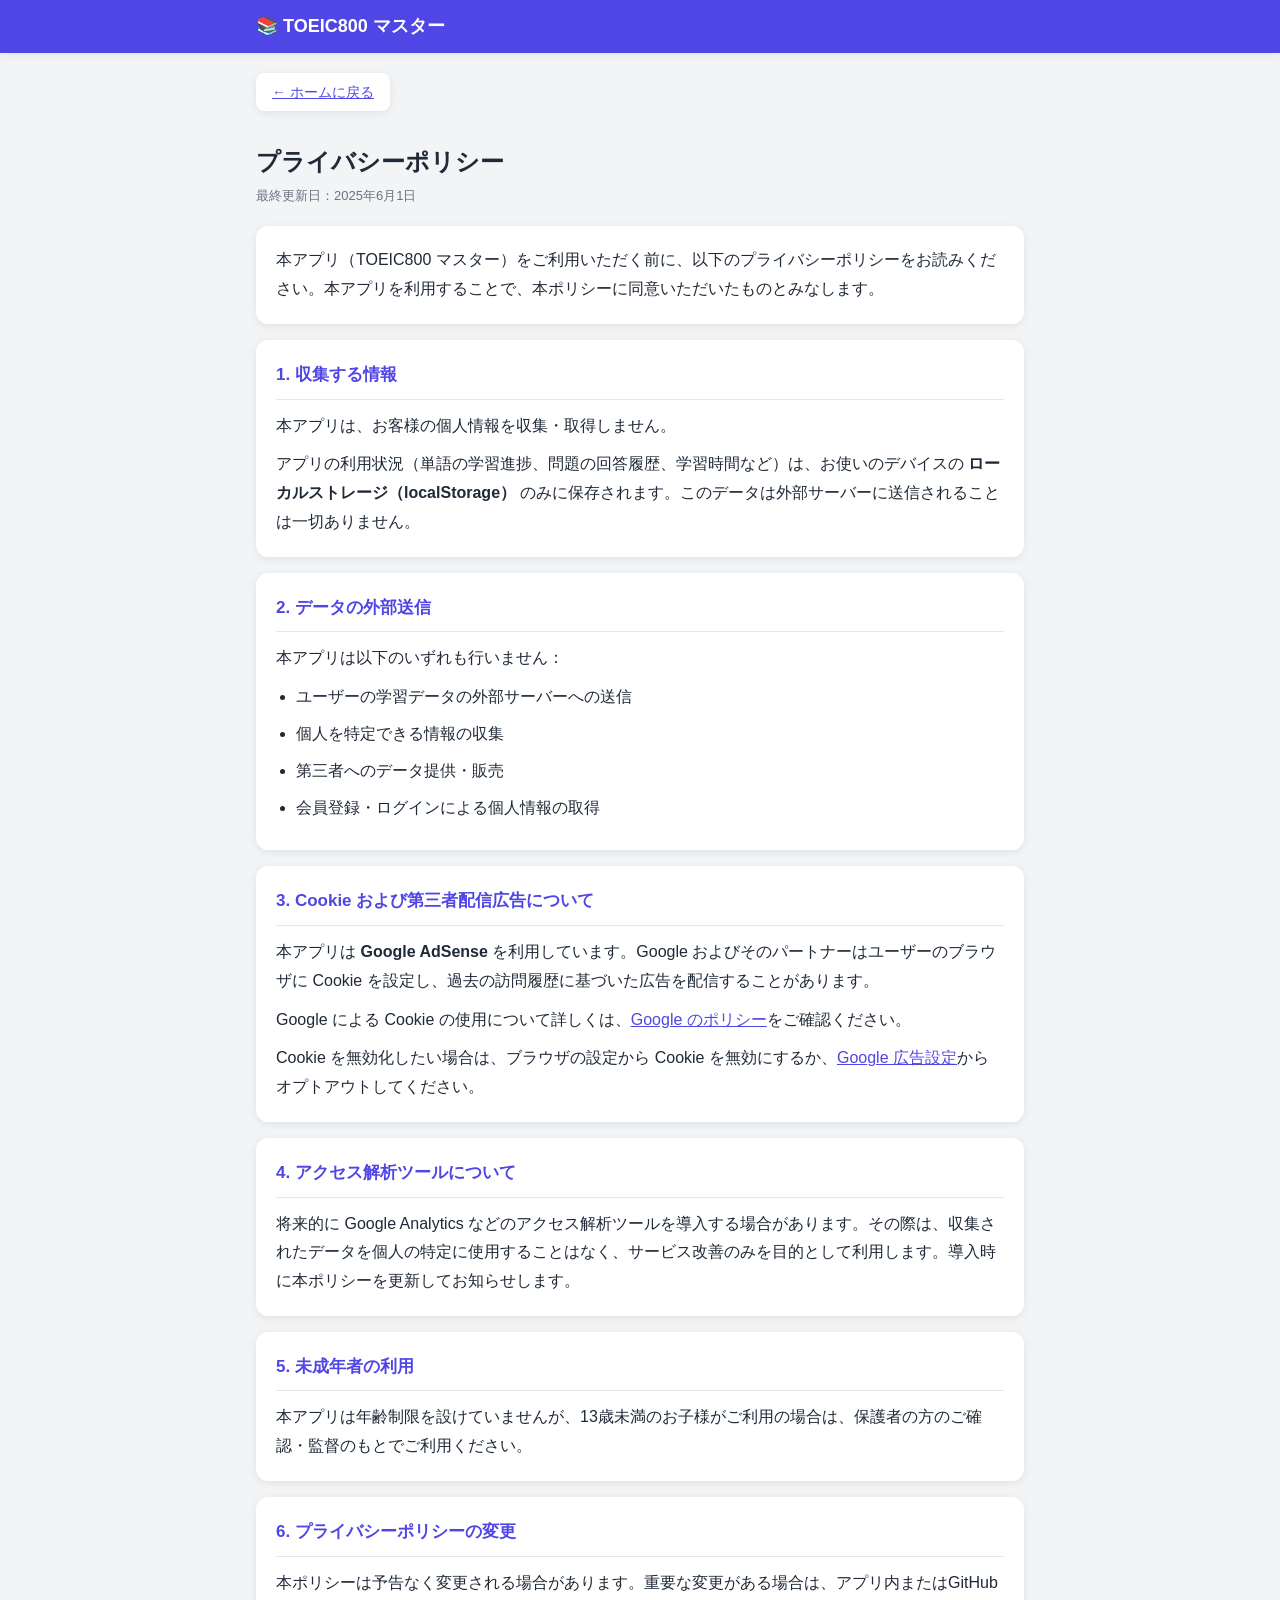
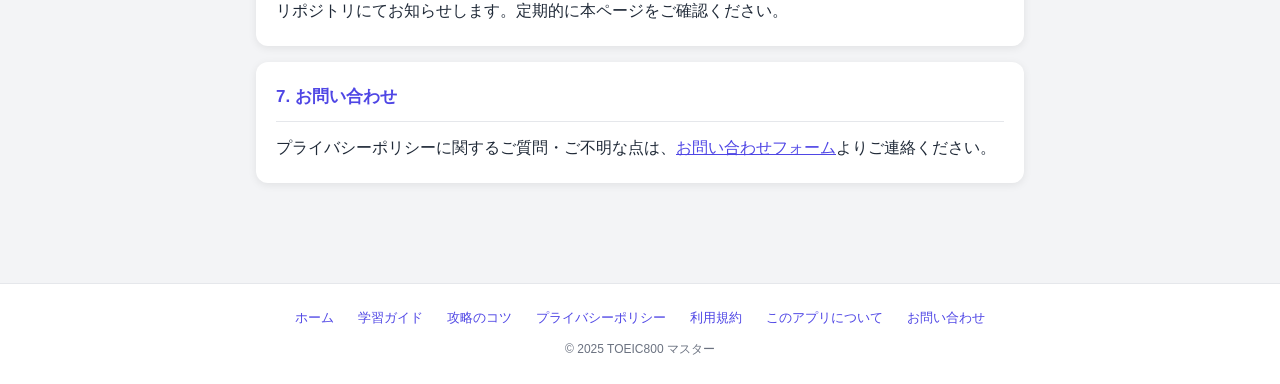
<file: privacy.html>
<!DOCTYPE html>
<html lang="ja">
<head>
  <meta charset="UTF-8">
  <meta name="viewport" content="width=device-width, initial-scale=1.0">
  <meta name="description" content="TOEIC800 マスターのプライバシーポリシー">
  <title>プライバシーポリシー | TOEIC800 マスター</title>
  <link rel="icon" type="image/svg+xml" href="icon.svg">
  <link rel="stylesheet" href="style.css">
</head>
<body>
  <header class="app-header">
    <div class="header-inner">
      <h1 class="app-title">📚 TOEIC800 マスター</h1>
    </div>
  </header>

  <main class="sub-page">
    <a href="index.html" class="back-btn">← ホームに戻る</a>

    <h2 class="sub-page-title">プライバシーポリシー</h2>
    <p class="sub-page-updated">最終更新日：2025年6月1日</p>

    <div class="sub-page-card">
      <p>本アプリ（TOEIC800 マスター）をご利用いただく前に、以下のプライバシーポリシーをお読みください。本アプリを利用することで、本ポリシーに同意いただいたものとみなします。</p>
    </div>

    <div class="sub-page-card">
      <h3>1. 収集する情報</h3>
      <p>本アプリは、お客様の個人情報を収集・取得しません。</p>
      <p>アプリの利用状況（単語の学習進捗、問題の回答履歴、学習時間など）は、お使いのデバイスの <strong>ローカルストレージ（localStorage）</strong> のみに保存されます。このデータは外部サーバーに送信されることは一切ありません。</p>
    </div>

    <div class="sub-page-card">
      <h3>2. データの外部送信</h3>
      <p>本アプリは以下のいずれも行いません：</p>
      <ul class="sub-page-list">
        <li>ユーザーの学習データの外部サーバーへの送信</li>
        <li>個人を特定できる情報の収集</li>
        <li>第三者へのデータ提供・販売</li>
        <li>会員登録・ログインによる個人情報の取得</li>
      </ul>
    </div>

    <div class="sub-page-card">
      <h3>3. Cookie および第三者配信広告について</h3>
      <p>本アプリは <strong>Google AdSense</strong> を利用しています。Google およびそのパートナーはユーザーのブラウザに Cookie を設定し、過去の訪問履歴に基づいた広告を配信することがあります。</p>
      <p>Google による Cookie の使用について詳しくは、<a href="https://policies.google.com/technologies/ads" target="_blank" rel="noopener noreferrer">Google のポリシー</a>をご確認ください。</p>
      <p>Cookie を無効化したい場合は、ブラウザの設定から Cookie を無効にするか、<a href="https://www.google.com/settings/ads" target="_blank" rel="noopener noreferrer">Google 広告設定</a>からオプトアウトしてください。</p>
    </div>

    <div class="sub-page-card">
      <h3>4. アクセス解析ツールについて</h3>
      <p>将来的に Google Analytics などのアクセス解析ツールを導入する場合があります。その際は、収集されたデータを個人の特定に使用することはなく、サービス改善のみを目的として利用します。導入時に本ポリシーを更新してお知らせします。</p>
    </div>

    <div class="sub-page-card">
      <h3>5. 未成年者の利用</h3>
      <p>本アプリは年齢制限を設けていませんが、13歳未満のお子様がご利用の場合は、保護者の方のご確認・監督のもとでご利用ください。</p>
    </div>

    <div class="sub-page-card">
      <h3>6. プライバシーポリシーの変更</h3>
      <p>本ポリシーは予告なく変更される場合があります。重要な変更がある場合は、アプリ内またはGitHubリポジトリにてお知らせします。定期的に本ページをご確認ください。</p>
    </div>

    <div class="sub-page-card">
      <h3>7. お問い合わせ</h3>
      <p>プライバシーポリシーに関するご質問・ご不明な点は、<a href="contact.html">お問い合わせフォーム</a>よりご連絡ください。</p>
    </div>
  </main>

  <footer class="sub-page-footer">
    <nav class="footer-nav">
      <a href="index.html">ホーム</a>
      <a href="guide.html">学習ガイド</a>
      <a href="tips.html">攻略のコツ</a>
      <a href="privacy.html">プライバシーポリシー</a>
      <a href="terms.html">利用規約</a>
      <a href="about.html">このアプリについて</a>
      <a href="contact.html">お問い合わせ</a>
    </nav>
    <p class="footer-copy">&copy; 2025 TOEIC800 マスター</p>
  </footer>
</body>
</html>
</file>
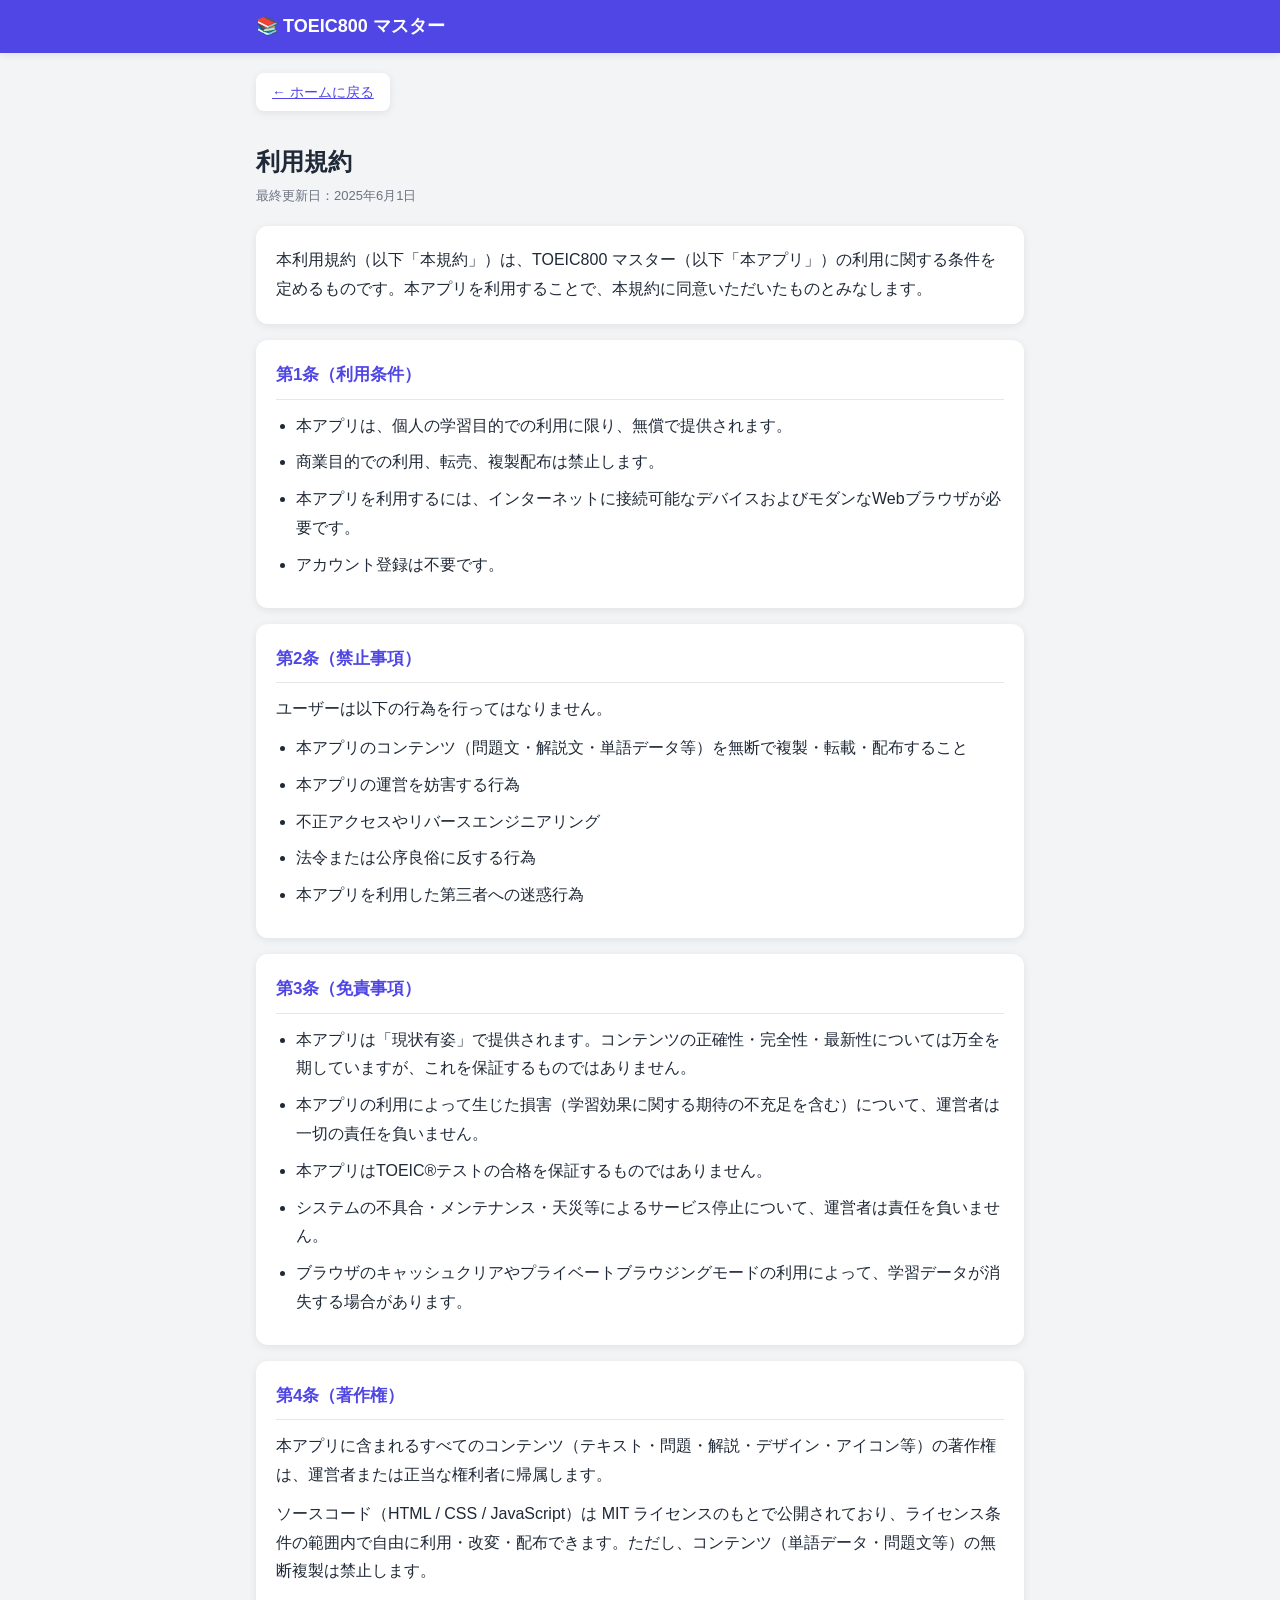
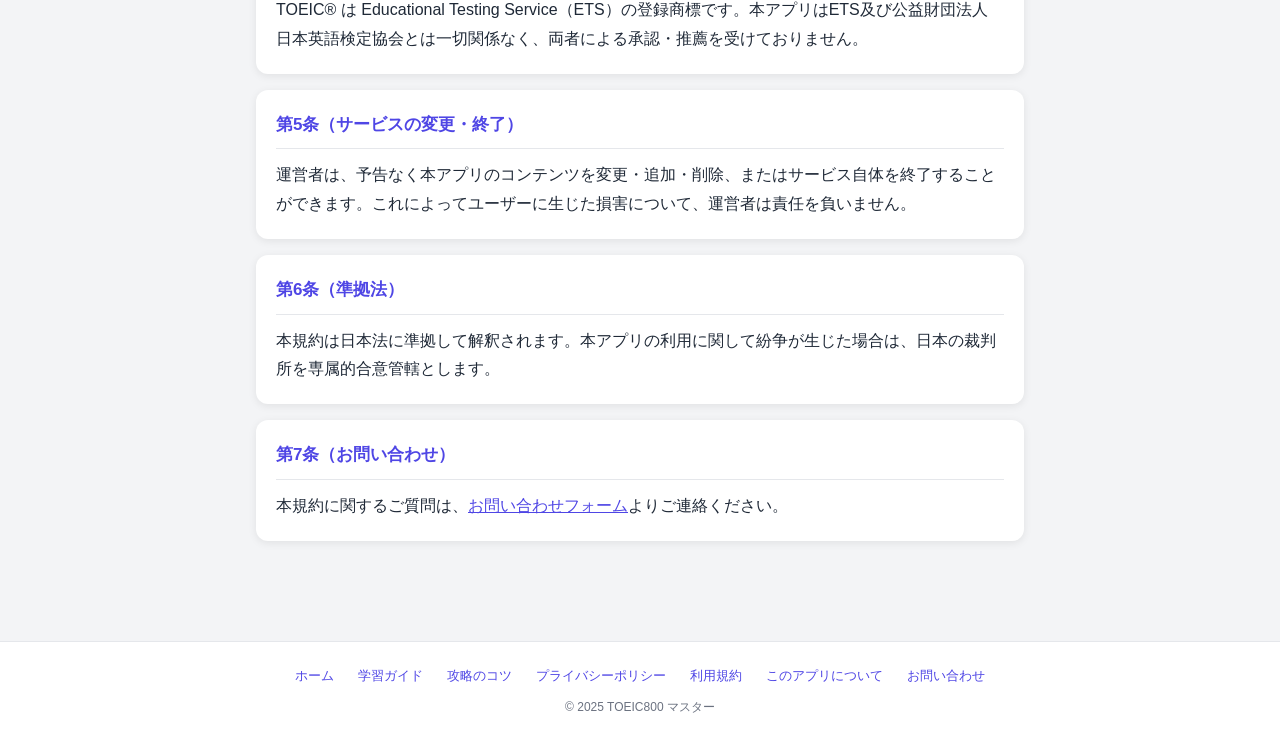
<file: terms.html>
<!DOCTYPE html>
<html lang="ja">
<head>
  <meta charset="UTF-8">
  <meta name="viewport" content="width=device-width, initial-scale=1.0">
  <meta name="description" content="TOEIC800 マスターの利用規約">
  <title>利用規約 | TOEIC800 マスター</title>
  <link rel="icon" type="image/svg+xml" href="icon.svg">
  <link rel="stylesheet" href="style.css">
</head>
<body>
  <header class="app-header">
    <div class="header-inner">
      <h1 class="app-title">📚 TOEIC800 マスター</h1>
    </div>
  </header>

  <main class="sub-page">
    <a href="index.html" class="back-btn">← ホームに戻る</a>

    <h2 class="sub-page-title">利用規約</h2>
    <p class="sub-page-updated">最終更新日：2025年6月1日</p>

    <div class="sub-page-card">
      <p>本利用規約（以下「本規約」）は、TOEIC800 マスター（以下「本アプリ」）の利用に関する条件を定めるものです。本アプリを利用することで、本規約に同意いただいたものとみなします。</p>
    </div>

    <div class="sub-page-card">
      <h3>第1条（利用条件）</h3>
      <ul class="sub-page-list">
        <li>本アプリは、個人の学習目的での利用に限り、無償で提供されます。</li>
        <li>商業目的での利用、転売、複製配布は禁止します。</li>
        <li>本アプリを利用するには、インターネットに接続可能なデバイスおよびモダンなWebブラウザが必要です。</li>
        <li>アカウント登録は不要です。</li>
      </ul>
    </div>

    <div class="sub-page-card">
      <h3>第2条（禁止事項）</h3>
      <p>ユーザーは以下の行為を行ってはなりません。</p>
      <ul class="sub-page-list">
        <li>本アプリのコンテンツ（問題文・解説文・単語データ等）を無断で複製・転載・配布すること</li>
        <li>本アプリの運営を妨害する行為</li>
        <li>不正アクセスやリバースエンジニアリング</li>
        <li>法令または公序良俗に反する行為</li>
        <li>本アプリを利用した第三者への迷惑行為</li>
      </ul>
    </div>

    <div class="sub-page-card">
      <h3>第3条（免責事項）</h3>
      <ul class="sub-page-list">
        <li>本アプリは「現状有姿」で提供されます。コンテンツの正確性・完全性・最新性については万全を期していますが、これを保証するものではありません。</li>
        <li>本アプリの利用によって生じた損害（学習効果に関する期待の不充足を含む）について、運営者は一切の責任を負いません。</li>
        <li>本アプリはTOEIC®テストの合格を保証するものではありません。</li>
        <li>システムの不具合・メンテナンス・天災等によるサービス停止について、運営者は責任を負いません。</li>
        <li>ブラウザのキャッシュクリアやプライベートブラウジングモードの利用によって、学習データが消失する場合があります。</li>
      </ul>
    </div>

    <div class="sub-page-card">
      <h3>第4条（著作権）</h3>
      <p>本アプリに含まれるすべてのコンテンツ（テキスト・問題・解説・デザイン・アイコン等）の著作権は、運営者または正当な権利者に帰属します。</p>
      <p>ソースコード（HTML / CSS / JavaScript）は MIT ライセンスのもとで公開されており、ライセンス条件の範囲内で自由に利用・改変・配布できます。ただし、コンテンツ（単語データ・問題文等）の無断複製は禁止します。</p>
      <p>TOEIC® は Educational Testing Service（ETS）の登録商標です。本アプリはETS及び公益財団法人 日本英語検定協会とは一切関係なく、両者による承認・推薦を受けておりません。</p>
    </div>

    <div class="sub-page-card">
      <h3>第5条（サービスの変更・終了）</h3>
      <p>運営者は、予告なく本アプリのコンテンツを変更・追加・削除、またはサービス自体を終了することができます。これによってユーザーに生じた損害について、運営者は責任を負いません。</p>
    </div>

    <div class="sub-page-card">
      <h3>第6条（準拠法）</h3>
      <p>本規約は日本法に準拠して解釈されます。本アプリの利用に関して紛争が生じた場合は、日本の裁判所を専属的合意管轄とします。</p>
    </div>

    <div class="sub-page-card">
      <h3>第7条（お問い合わせ）</h3>
      <p>本規約に関するご質問は、<a href="contact.html">お問い合わせフォーム</a>よりご連絡ください。</p>
    </div>
  </main>

  <footer class="sub-page-footer">
    <nav class="footer-nav">
      <a href="index.html">ホーム</a>
      <a href="guide.html">学習ガイド</a>
      <a href="tips.html">攻略のコツ</a>
      <a href="privacy.html">プライバシーポリシー</a>
      <a href="terms.html">利用規約</a>
      <a href="about.html">このアプリについて</a>
      <a href="contact.html">お問い合わせ</a>
    </nav>
    <p class="footer-copy">&copy; 2025 TOEIC800 マスター</p>
  </footer>
</body>
</html>
</file>
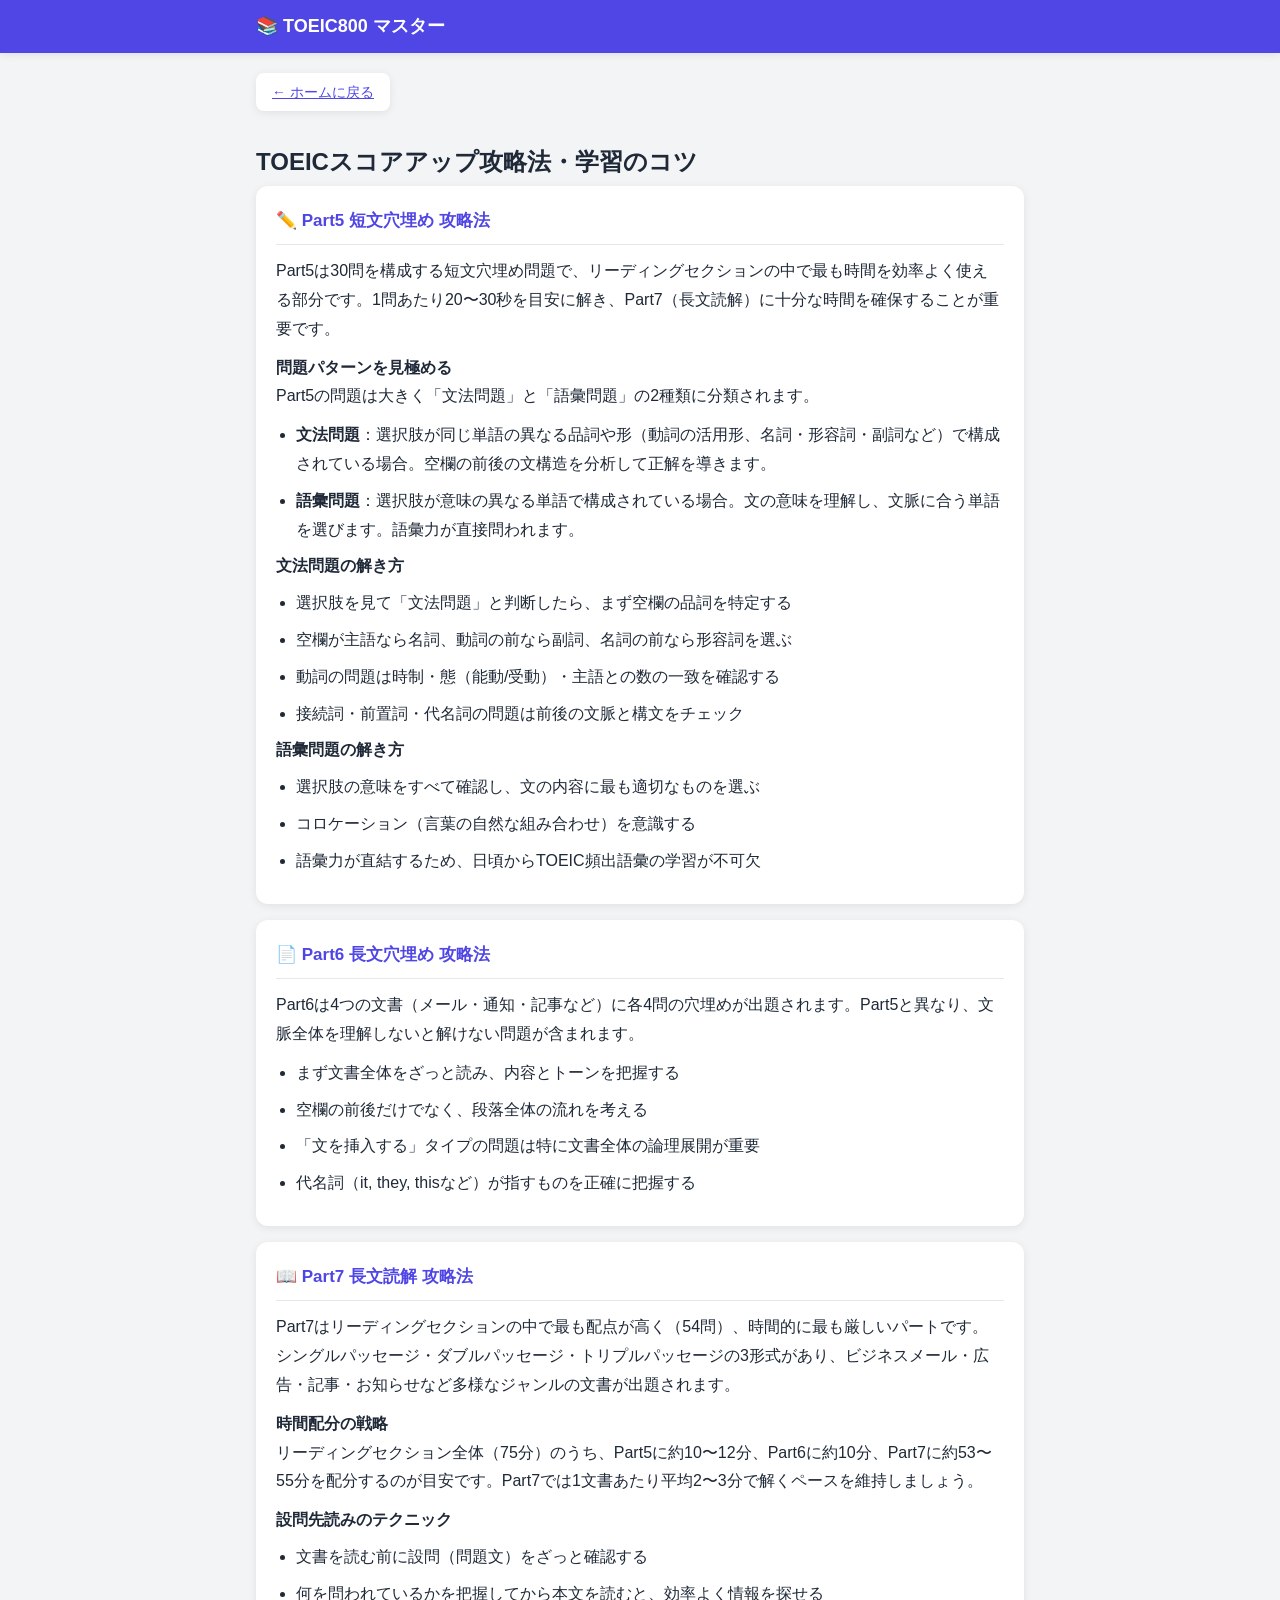
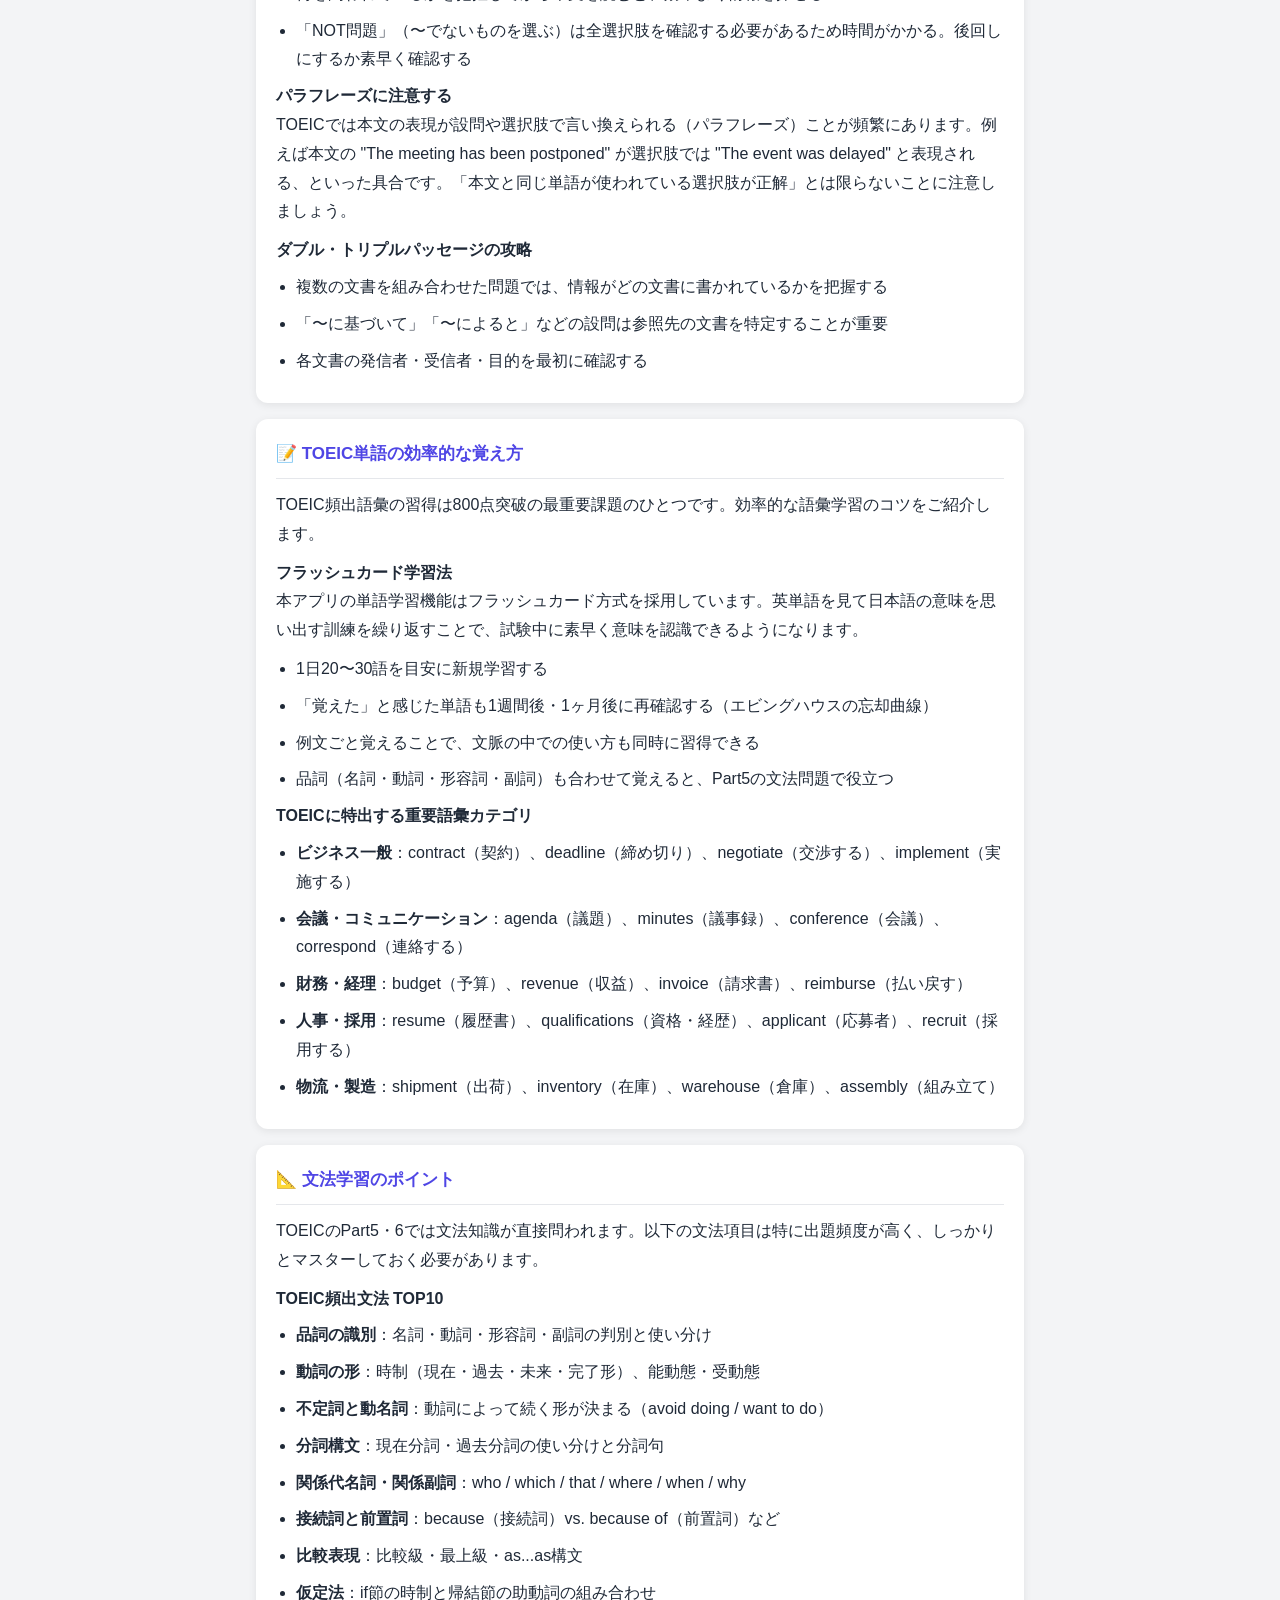
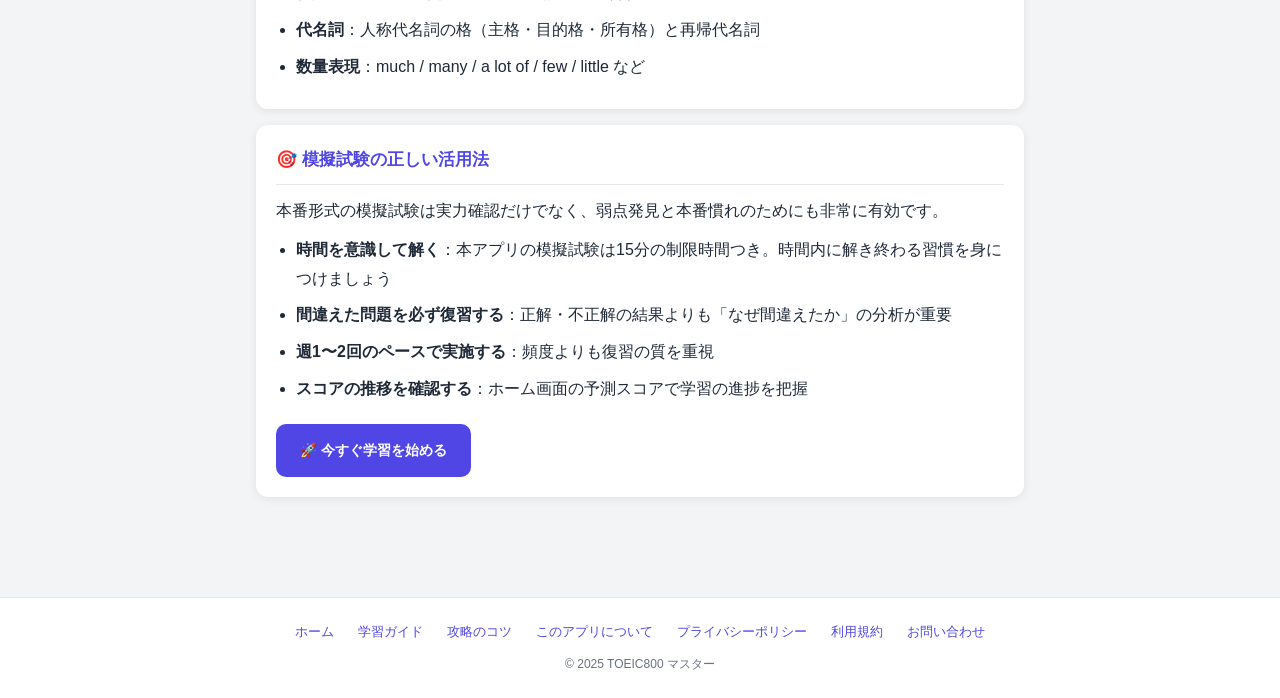
<file: tips.html>
<!DOCTYPE html>
<html lang="ja">
<head>
  <meta charset="UTF-8">
  <meta name="viewport" content="width=device-width, initial-scale=1.0">
  <meta name="description" content="TOEICのPart別攻略法と効率的な学習のコツを解説。Part5短文穴埋め・Part6/7長文読解の解き方、単語の覚え方など実践的なテクニックを紹介します。">
  <meta name="keywords" content="TOEIC攻略,Part5解き方,Part7攻略,TOEIC単語の覚え方,TOEIC勉強法,TOEIC短文穴埋め">
  <title>TOEICスコアアップ攻略法・学習のコツ | TOEIC800 マスター</title>
  <link rel="icon" type="image/svg+xml" href="icon.svg">
  <link rel="stylesheet" href="style.css">
  <link rel="canonical" href="https://tfb0011.github.io/tips.html">
  <meta property="og:type" content="article">
  <meta property="og:url" content="https://tfb0011.github.io/tips.html">
  <meta property="og:title" content="TOEICスコアアップ攻略法・学習のコツ">
  <meta property="og:description" content="Part5・Part6/7の解き方、単語の覚え方など実践的なTOEIC攻略テクニックを解説。">
  <meta property="og:site_name" content="TOEIC800 マスター">
  <meta property="og:locale" content="ja_JP">
</head>
<body>
  <header class="app-header">
    <div class="header-inner">
      <h1 class="app-title">📚 TOEIC800 マスター</h1>
    </div>
  </header>

  <main class="sub-page">
    <a href="index.html" class="back-btn">← ホームに戻る</a>

    <h2 class="sub-page-title">TOEICスコアアップ攻略法・学習のコツ</h2>

    <div class="sub-page-card">
      <h3>✏️ Part5 短文穴埋め 攻略法</h3>
      <p>Part5は30問を構成する短文穴埋め問題で、リーディングセクションの中で最も時間を効率よく使える部分です。1問あたり20〜30秒を目安に解き、Part7（長文読解）に十分な時間を確保することが重要です。</p>

      <h4>問題パターンを見極める</h4>
      <p>Part5の問題は大きく「文法問題」と「語彙問題」の2種類に分類されます。</p>
      <ul class="sub-page-list">
        <li><strong>文法問題</strong>：選択肢が同じ単語の異なる品詞や形（動詞の活用形、名詞・形容詞・副詞など）で構成されている場合。空欄の前後の文構造を分析して正解を導きます。</li>
        <li><strong>語彙問題</strong>：選択肢が意味の異なる単語で構成されている場合。文の意味を理解し、文脈に合う単語を選びます。語彙力が直接問われます。</li>
      </ul>

      <h4>文法問題の解き方</h4>
      <ul class="sub-page-list">
        <li>選択肢を見て「文法問題」と判断したら、まず空欄の品詞を特定する</li>
        <li>空欄が主語なら名詞、動詞の前なら副詞、名詞の前なら形容詞を選ぶ</li>
        <li>動詞の問題は時制・態（能動/受動）・主語との数の一致を確認する</li>
        <li>接続詞・前置詞・代名詞の問題は前後の文脈と構文をチェック</li>
      </ul>

      <h4>語彙問題の解き方</h4>
      <ul class="sub-page-list">
        <li>選択肢の意味をすべて確認し、文の内容に最も適切なものを選ぶ</li>
        <li>コロケーション（言葉の自然な組み合わせ）を意識する</li>
        <li>語彙力が直結するため、日頃からTOEIC頻出語彙の学習が不可欠</li>
      </ul>
    </div>

    <div class="sub-page-card">
      <h3>📄 Part6 長文穴埋め 攻略法</h3>
      <p>Part6は4つの文書（メール・通知・記事など）に各4問の穴埋めが出題されます。Part5と異なり、文脈全体を理解しないと解けない問題が含まれます。</p>
      <ul class="sub-page-list">
        <li>まず文書全体をざっと読み、内容とトーンを把握する</li>
        <li>空欄の前後だけでなく、段落全体の流れを考える</li>
        <li>「文を挿入する」タイプの問題は特に文書全体の論理展開が重要</li>
        <li>代名詞（it, they, thisなど）が指すものを正確に把握する</li>
      </ul>
    </div>

    <div class="sub-page-card">
      <h3>📖 Part7 長文読解 攻略法</h3>
      <p>Part7はリーディングセクションの中で最も配点が高く（54問）、時間的に最も厳しいパートです。シングルパッセージ・ダブルパッセージ・トリプルパッセージの3形式があり、ビジネスメール・広告・記事・お知らせなど多様なジャンルの文書が出題されます。</p>

      <h4>時間配分の戦略</h4>
      <p>リーディングセクション全体（75分）のうち、Part5に約10〜12分、Part6に約10分、Part7に約53〜55分を配分するのが目安です。Part7では1文書あたり平均2〜3分で解くペースを維持しましょう。</p>

      <h4>設問先読みのテクニック</h4>
      <ul class="sub-page-list">
        <li>文書を読む前に設問（問題文）をざっと確認する</li>
        <li>何を問われているかを把握してから本文を読むと、効率よく情報を探せる</li>
        <li>「NOT問題」（〜でないものを選ぶ）は全選択肢を確認する必要があるため時間がかかる。後回しにするか素早く確認する</li>
      </ul>

      <h4>パラフレーズに注意する</h4>
      <p>TOEICでは本文の表現が設問や選択肢で言い換えられる（パラフレーズ）ことが頻繁にあります。例えば本文の "The meeting has been postponed" が選択肢では "The event was delayed" と表現される、といった具合です。「本文と同じ単語が使われている選択肢が正解」とは限らないことに注意しましょう。</p>

      <h4>ダブル・トリプルパッセージの攻略</h4>
      <ul class="sub-page-list">
        <li>複数の文書を組み合わせた問題では、情報がどの文書に書かれているかを把握する</li>
        <li>「〜に基づいて」「〜によると」などの設問は参照先の文書を特定することが重要</li>
        <li>各文書の発信者・受信者・目的を最初に確認する</li>
      </ul>
    </div>

    <div class="sub-page-card">
      <h3>📝 TOEIC単語の効率的な覚え方</h3>
      <p>TOEIC頻出語彙の習得は800点突破の最重要課題のひとつです。効率的な語彙学習のコツをご紹介します。</p>

      <h4>フラッシュカード学習法</h4>
      <p>本アプリの単語学習機能はフラッシュカード方式を採用しています。英単語を見て日本語の意味を思い出す訓練を繰り返すことで、試験中に素早く意味を認識できるようになります。</p>
      <ul class="sub-page-list">
        <li>1日20〜30語を目安に新規学習する</li>
        <li>「覚えた」と感じた単語も1週間後・1ヶ月後に再確認する（エビングハウスの忘却曲線）</li>
        <li>例文ごと覚えることで、文脈の中での使い方も同時に習得できる</li>
        <li>品詞（名詞・動詞・形容詞・副詞）も合わせて覚えると、Part5の文法問題で役立つ</li>
      </ul>

      <h4>TOEICに特出する重要語彙カテゴリ</h4>
      <ul class="sub-page-list">
        <li><strong>ビジネス一般</strong>：contract（契約）、deadline（締め切り）、negotiate（交渉する）、implement（実施する）</li>
        <li><strong>会議・コミュニケーション</strong>：agenda（議題）、minutes（議事録）、conference（会議）、correspond（連絡する）</li>
        <li><strong>財務・経理</strong>：budget（予算）、revenue（収益）、invoice（請求書）、reimburse（払い戻す）</li>
        <li><strong>人事・採用</strong>：resume（履歴書）、qualifications（資格・経歴）、applicant（応募者）、recruit（採用する）</li>
        <li><strong>物流・製造</strong>：shipment（出荷）、inventory（在庫）、warehouse（倉庫）、assembly（組み立て）</li>
      </ul>
    </div>

    <div class="sub-page-card">
      <h3>📐 文法学習のポイント</h3>
      <p>TOEICのPart5・6では文法知識が直接問われます。以下の文法項目は特に出題頻度が高く、しっかりとマスターしておく必要があります。</p>

      <h4>TOEIC頻出文法 TOP10</h4>
      <ul class="sub-page-list">
        <li><strong>品詞の識別</strong>：名詞・動詞・形容詞・副詞の判別と使い分け</li>
        <li><strong>動詞の形</strong>：時制（現在・過去・未来・完了形）、能動態・受動態</li>
        <li><strong>不定詞と動名詞</strong>：動詞によって続く形が決まる（avoid doing / want to do）</li>
        <li><strong>分詞構文</strong>：現在分詞・過去分詞の使い分けと分詞句</li>
        <li><strong>関係代名詞・関係副詞</strong>：who / which / that / where / when / why</li>
        <li><strong>接続詞と前置詞</strong>：because（接続詞）vs. because of（前置詞）など</li>
        <li><strong>比較表現</strong>：比較級・最上級・as...as構文</li>
        <li><strong>仮定法</strong>：if節の時制と帰結節の助動詞の組み合わせ</li>
        <li><strong>代名詞</strong>：人称代名詞の格（主格・目的格・所有格）と再帰代名詞</li>
        <li><strong>数量表現</strong>：much / many / a lot of / few / little など</li>
      </ul>
    </div>

    <div class="sub-page-card">
      <h3>🎯 模擬試験の正しい活用法</h3>
      <p>本番形式の模擬試験は実力確認だけでなく、弱点発見と本番慣れのためにも非常に有効です。</p>
      <ul class="sub-page-list">
        <li><strong>時間を意識して解く</strong>：本アプリの模擬試験は15分の制限時間つき。時間内に解き終わる習慣を身につけましょう</li>
        <li><strong>間違えた問題を必ず復習する</strong>：正解・不正解の結果よりも「なぜ間違えたか」の分析が重要</li>
        <li><strong>週1〜2回のペースで実施する</strong>：頻度よりも復習の質を重視</li>
        <li><strong>スコアの推移を確認する</strong>：ホーム画面の予測スコアで学習の進捗を把握</li>
      </ul>
      <p><a href="index.html" class="contact-email-btn" style="display:inline-block;margin-top:12px;font-size:14px">🚀 今すぐ学習を始める</a></p>
    </div>
  </main>

  <footer class="sub-page-footer">
    <nav class="footer-nav">
      <a href="index.html">ホーム</a>
      <a href="guide.html">学習ガイド</a>
      <a href="tips.html">攻略のコツ</a>
      <a href="about.html">このアプリについて</a>
      <a href="privacy.html">プライバシーポリシー</a>
      <a href="terms.html">利用規約</a>
      <a href="contact.html">お問い合わせ</a>
    </nav>
    <p class="footer-copy">&copy; 2025 TOEIC800 マスター</p>
  </footer>
</body>
</html>
</file>
<file: style.css>
/* ============ リセット & 基本設定 ============ */
* {
  margin: 0;
  padding: 0;
  box-sizing: border-box;
  -webkit-tap-highlight-color: transparent;
}

:root {
  --bg: #f3f4f6;
  --bg-card: #ffffff;
  --text: #1f2937;
  --text-sub: #6b7280;
  --primary: #4f46e5;
  --primary-dark: #4338ca;
  --success: #10b981;
  --danger: #ef4444;
  --warning: #f59e0b;
  --border: #e5e7eb;
  --shadow: 0 2px 8px rgba(0,0,0,0.08);
}

[data-theme="dark"] {
  --bg: #111827;
  --bg-card: #1f2937;
  --text: #f9fafb;
  --text-sub: #9ca3af;
  --primary: #818cf8;
  --primary-dark: #6366f1;
  --border: #374151;
  --shadow: 0 2px 8px rgba(0,0,0,0.4);
}

html, body {
  font-family: -apple-system, BlinkMacSystemFont, "Segoe UI", "Hiragino Sans", "Yu Gothic", sans-serif;
  background: var(--bg);
  color: var(--text);
  min-height: 100vh;
  line-height: 1.6;
  transition: background 0.3s, color 0.3s;
}

button {
  font-family: inherit;
  cursor: pointer;
  border: none;
  background: none;
  color: inherit;
}

/* ============ ヘッダー ============ */
.app-header {
  background: var(--primary);
  color: white;
  padding: 12px 0;
  position: sticky;
  top: 0;
  z-index: 100;
  box-shadow: var(--shadow);
}

.header-inner {
  max-width: 800px;
  margin: 0 auto;
  padding: 0 16px;
  display: flex;
  justify-content: space-between;
  align-items: center;
}

.app-title {
  font-size: 18px;
  font-weight: bold;
}

.theme-toggle {
  font-size: 24px;
  padding: 4px 8px;
  border-radius: 8px;
  transition: background 0.2s;
}

.theme-toggle:hover {
  background: rgba(255,255,255,0.2);
}

/* ============ メインコンテンツ ============ */
.main-content {
  max-width: 800px;
  margin: 0 auto;
  padding: 16px;
  padding-bottom: 80px;
}

.screen {
  display: none;
  animation: fadeIn 0.3s ease;
}

.screen.active {
  display: block;
}

@keyframes fadeIn {
  from { opacity: 0; transform: translateY(10px); }
  to { opacity: 1; transform: translateY(0); }
}

.hidden {
  display: none !important;
}

/* ============ ホーム画面 ============ */
.score-card {
  background: linear-gradient(135deg, var(--primary), var(--primary-dark));
  color: white;
  padding: 24px;
  border-radius: 16px;
  text-align: center;
  margin-bottom: 16px;
  box-shadow: var(--shadow);
}

.score-label {
  font-size: 14px;
  opacity: 0.9;
}

.score-value {
  font-size: 56px;
  font-weight: bold;
  margin: 8px 0;
}

.score-unit {
  font-size: 24px;
  margin-left: 4px;
}

.score-sub {
  font-size: 14px;
  opacity: 0.9;
}

.stats-grid {
  display: grid;
  grid-template-columns: repeat(3, 1fr);
  gap: 8px;
  margin-bottom: 24px;
}

.stat-box {
  background: var(--bg-card);
  padding: 12px 8px;
  border-radius: 12px;
  text-align: center;
  box-shadow: var(--shadow);
}

.stat-label {
  font-size: 11px;
  color: var(--text-sub);
  margin-bottom: 4px;
}

.stat-value {
  font-size: 18px;
  font-weight: bold;
  color: var(--primary);
}

.section-title {
  font-size: 18px;
  margin-bottom: 12px;
  color: var(--text);
}

.menu-grid {
  display: grid;
  grid-template-columns: repeat(2, 1fr);
  gap: 12px;
  margin-bottom: 24px;
}

.menu-card {
  background: var(--bg-card);
  padding: 20px 12px;
  border-radius: 12px;
  text-align: center;
  box-shadow: var(--shadow);
  transition: transform 0.2s, box-shadow 0.2s;
  display: flex;
  flex-direction: column;
  align-items: center;
  gap: 6px;
}

.menu-card:hover {
  transform: translateY(-2px);
  box-shadow: 0 4px 16px rgba(0,0,0,0.12);
}

.menu-card:active {
  transform: translateY(0);
}

.menu-icon {
  font-size: 36px;
}

.menu-title {
  font-size: 14px;
  font-weight: bold;
  color: var(--text);
}

.menu-progress {
  font-size: 12px;
  color: var(--text-sub);
}

.reset-btn {
  display: block;
  width: 100%;
  padding: 12px;
  background: var(--bg-card);
  color: var(--danger);
  border-radius: 8px;
  font-size: 14px;
  box-shadow: var(--shadow);
}

/* ============ バックアップ・リストア ============ */
.backup-btns {
  display: grid;
  grid-template-columns: 1fr 1fr;
  gap: 8px;
  margin-bottom: 12px;
}

.backup-btn {
  padding: 12px;
  background: var(--bg-card);
  color: var(--primary);
  border-radius: 8px;
  font-size: 14px;
  font-weight: 600;
  box-shadow: var(--shadow);
}

.restore-btn {
  padding: 12px;
  background: var(--bg-card);
  color: var(--text-sub);
  border-radius: 8px;
  font-size: 14px;
  box-shadow: var(--shadow);
}

/* ============ スコア内訳 ============ */
.score-breakdown {
  background: var(--bg-card);
  border-radius: 12px;
  padding: 14px 16px;
  margin-bottom: 20px;
  box-shadow: var(--shadow);
}

.breakdown-title {
  font-weight: 600;
  color: var(--primary);
  font-size: 13px;
  margin-bottom: 10px;
}

.breakdown-table {
  width: 100%;
  border-collapse: collapse;
  font-size: 12px;
}

.breakdown-table th {
  color: var(--text-sub);
  font-weight: 500;
  padding: 4px 6px;
  border-bottom: 1px solid var(--border);
  text-align: left;
}

.breakdown-table td {
  padding: 5px 6px;
  color: var(--text);
  border-bottom: 1px solid var(--border);
}

.breakdown-table td:nth-child(2) {
  color: var(--text-sub);
}

.breakdown-table td:last-child {
  color: var(--primary);
  font-weight: 600;
  text-align: right;
}

.breakdown-table th:last-child {
  text-align: right;
}

.breakdown-formula {
  text-align: right;
  color: var(--text-sub);
  font-size: 12px;
  margin-top: 10px;
}

.breakdown-formula strong {
  color: var(--primary);
  font-size: 14px;
}

/* ============ 共通：戻るボタン・タイトル ============ */
.back-btn {
  display: inline-block;
  padding: 8px 16px;
  background: var(--bg-card);
  color: var(--primary);
  border-radius: 8px;
  font-size: 14px;
  margin-bottom: 16px;
  box-shadow: var(--shadow);
}

.screen-title {
  font-size: 22px;
  margin-bottom: 12px;
  color: var(--text);
}

/* ============ 単語モードセレクター ============ */
.vocab-mode-selector {
  display: flex;
  gap: 8px;
  margin-bottom: 14px;
}

.vocab-mode-btn {
  flex: 1;
  padding: 8px 4px;
  border-radius: 8px;
  font-size: 13px;
  background: var(--bg-card);
  color: var(--text-sub);
  box-shadow: var(--shadow);
  transition: background 0.15s, color 0.15s;
}

.vocab-mode-btn.active {
  background: var(--primary);
  color: #fff;
  font-weight: 600;
}

/* ============ プログレスバー ============ */
.progress-bar {
  background: var(--border);
  height: 8px;
  border-radius: 4px;
  overflow: hidden;
  margin-bottom: 8px;
}

.progress-fill {
  background: var(--primary);
  height: 100%;
  width: 0%;
  transition: width 0.3s;
}

.card-counter {
  text-align: center;
  font-size: 14px;
  color: var(--text-sub);
  margin-bottom: 16px;
}

/* ============ 単語カード（フラッシュカード） ============ */
.flashcard {
  perspective: 1000px;
  margin-bottom: 16px;
  min-height: 280px;
  cursor: pointer;
}

.flashcard-inner {
  position: relative;
  width: 100%;
  min-height: 280px;
  transition: transform 0.6s;
  transform-style: preserve-3d;
}

.flashcard.flipped .flashcard-inner {
  transform: rotateY(180deg);
}

.flashcard-front, .flashcard-back {
  position: absolute;
  width: 100%;
  min-height: 280px;
  backface-visibility: hidden;
  background: var(--bg-card);
  border-radius: 16px;
  padding: 32px 20px;
  box-shadow: var(--shadow);
  display: flex;
  flex-direction: column;
  justify-content: center;
  align-items: center;
  text-align: center;
}

.flashcard-back {
  transform: rotateY(180deg);
}

.word-english {
  font-size: 38px;
  font-weight: bold;
  color: var(--primary);
  margin-bottom: 8px;
}

.word-pos {
  font-size: 14px;
  color: var(--text-sub);
  background: var(--bg);
  padding: 4px 12px;
  border-radius: 12px;
  margin-bottom: 24px;
}

.tap-hint {
  font-size: 13px;
  color: var(--text-sub);
}

.word-japanese {
  font-size: 28px;
  font-weight: bold;
  color: var(--text);
  margin-bottom: 16px;
}

.word-example {
  font-size: 15px;
  color: var(--text-sub);
  font-style: italic;
  padding: 0 12px 6px;
}

.word-example-ja {
  font-size: 13px;
  color: var(--text-sub);
  padding: 0 12px;
  border-top: 1px solid var(--border);
  margin: 0 12px;
  padding-top: 8px;
}

/* ============ ボタン群 ============ */
.card-buttons {
  display: grid;
  grid-template-columns: 1fr 1fr;
  gap: 8px;
}

.card-buttons button {
  padding: 12px;
  border-radius: 8px;
  font-size: 14px;
  font-weight: bold;
  box-shadow: var(--shadow);
  transition: transform 0.1s;
}

.card-buttons button:active {
  transform: scale(0.97);
}

.btn-prev, .btn-next {
  background: var(--bg-card);
  color: var(--text);
}

.btn-known {
  background: var(--success);
  color: white;
}


/* ============ 文法 ============ */
.grammar-list {
  display: flex;
  flex-direction: column;
  gap: 8px;
}

.grammar-item {
  background: var(--bg-card);
  padding: 16px;
  border-radius: 12px;
  box-shadow: var(--shadow);
  display: flex;
  justify-content: space-between;
  align-items: center;
  text-align: left;
  width: 100%;
}

.grammar-item.completed {
  border-left: 4px solid var(--success);
}

.grammar-item-title {
  font-weight: bold;
  color: var(--text);
}

.grammar-item-status {
  font-size: 12px;
  color: var(--text-sub);
}

.grammar-content {
  background: var(--bg-card);
  padding: 20px;
  border-radius: 12px;
  box-shadow: var(--shadow);
  margin-bottom: 16px;
  line-height: 1.8;
}

.grammar-content h3 {
  color: var(--primary);
  margin: 16px 0 8px;
  font-size: 17px;
}

.grammar-content h3:first-child {
  margin-top: 0;
}

.grammar-content p {
  margin-bottom: 12px;
}

.grammar-content .example {
  background: var(--bg);
  padding: 12px;
  border-radius: 8px;
  margin: 8px 0;
  font-size: 14px;
  border-left: 3px solid var(--primary);
}

.btn-complete {
  display: block;
  width: 100%;
  padding: 14px;
  background: var(--success);
  color: white;
  border-radius: 8px;
  font-size: 15px;
  font-weight: bold;
  box-shadow: var(--shadow);
}

/* ============ 問題カード ============ */
.question-card {
  background: var(--bg-card);
  padding: 20px;
  border-radius: 12px;
  box-shadow: var(--shadow);
  margin-bottom: 16px;
  font-size: 16px;
  line-height: 1.7;
}

.choices {
  display: flex;
  flex-direction: column;
  gap: 8px;
  margin-bottom: 16px;
}

.choice-btn {
  background: var(--bg-card);
  padding: 14px 16px;
  border-radius: 10px;
  text-align: left;
  box-shadow: var(--shadow);
  font-size: 15px;
  transition: transform 0.1s;
  border: 2px solid transparent;
}

.choice-btn:hover {
  border-color: var(--primary);
}

.choice-btn.correct {
  background: var(--success);
  color: white;
  border-color: var(--success);
}

.choice-btn.incorrect {
  background: var(--danger);
  color: white;
  border-color: var(--danger);
}

.choice-btn:disabled {
  cursor: not-allowed;
}

.explanation {
  background: var(--bg-card);
  padding: 16px;
  border-radius: 12px;
  box-shadow: var(--shadow);
  margin-bottom: 16px;
  display: none;
  border-left: 4px solid var(--primary);
}

.explanation.show {
  display: block;
}

.explanation-title {
  font-weight: bold;
  color: var(--primary);
  margin-bottom: 8px;
}

/* ============ Part6/7 長文 ============ */
.passage {
  background: var(--bg-card);
  padding: 20px;
  border-radius: 12px;
  box-shadow: var(--shadow);
  margin-bottom: 16px;
  line-height: 1.8;
  font-size: 15px;
  white-space: pre-wrap;
}

.passage-title {
  font-weight: bold;
  font-size: 16px;
  margin-bottom: 8px;
  color: var(--primary);
}

/* ============ 模擬試験 ============ */
.mock-intro {
  background: var(--bg-card);
  padding: 24px;
  border-radius: 12px;
  box-shadow: var(--shadow);
  text-align: center;
}

.mock-intro p {
  margin-bottom: 12px;
}

.btn-start {
  display: block;
  width: 100%;
  padding: 16px;
  background: var(--primary);
  color: white;
  border-radius: 10px;
  font-size: 16px;
  font-weight: bold;
  margin-top: 16px;
  box-shadow: var(--shadow);
}

.mock-header {
  display: flex;
  justify-content: space-between;
  align-items: center;
  background: var(--bg-card);
  padding: 12px 16px;
  border-radius: 10px;
  margin-bottom: 16px;
  box-shadow: var(--shadow);
  font-weight: bold;
}

.timer {
  color: var(--danger);
  font-size: 18px;
}

.result-score {
  background: var(--bg-card);
  padding: 24px;
  border-radius: 12px;
  text-align: center;
  box-shadow: var(--shadow);
  margin: 16px 0;
}

.result-number {
  font-size: 36px;
  font-weight: bold;
  color: var(--primary);
  margin: 8px 0 16px;
}

.result-toeic {
  font-size: 48px;
  font-weight: bold;
  color: var(--success);
  margin-top: 8px;
}

/* ============ 復習画面 ============ */
.review-item {
  background: var(--bg-card);
  padding: 16px;
  border-radius: 12px;
  box-shadow: var(--shadow);
  margin-bottom: 12px;
}

.review-empty {
  text-align: center;
  padding: 40px 20px;
  color: var(--text-sub);
}

/* ============ レスポンシブ ============ */
@media (min-width: 600px) {
  .menu-grid {
    grid-template-columns: repeat(3, 1fr);
  }
  .word-english {
    font-size: 48px;
  }
}

/* ============ アプリフッター（index.html） ============ */
.app-footer {
  background: var(--bg-card);
  border-top: 1px solid var(--border);
  padding: 20px 16px;
  text-align: center;
  margin-top: 24px;
}

/* ============ サブページ共通 ============ */
.sub-page {
  max-width: 800px;
  margin: 0 auto;
  padding: 20px 16px 60px;
}

.sub-page-title {
  font-size: 24px;
  font-weight: bold;
  color: var(--text);
  margin: 16px 0 4px;
}

.sub-page-updated {
  font-size: 13px;
  color: var(--text-sub);
  margin-bottom: 20px;
}

.sub-page-card {
  background: var(--bg-card);
  border-radius: 12px;
  padding: 20px;
  margin-bottom: 16px;
  box-shadow: var(--shadow);
  line-height: 1.8;
}

.sub-page-card h3 {
  font-size: 17px;
  font-weight: bold;
  color: var(--primary);
  margin-bottom: 12px;
  padding-bottom: 8px;
  border-bottom: 1px solid var(--border);
}

.sub-page-card p {
  margin-bottom: 10px;
  color: var(--text);
}

.sub-page-card p:last-child {
  margin-bottom: 0;
}

.sub-page-card a {
  color: var(--primary);
  text-decoration: underline;
}

.sub-page-list {
  padding-left: 20px;
  margin-top: 8px;
}

.sub-page-list li {
  margin-bottom: 8px;
  color: var(--text);
}

/* ============ フッター（サブページ共通） ============ */
.sub-page-footer {
  background: var(--bg-card);
  border-top: 1px solid var(--border);
  padding: 24px 16px;
  text-align: center;
  margin-top: 24px;
}

.footer-nav {
  display: flex;
  flex-wrap: wrap;
  justify-content: center;
  gap: 8px 16px;
  margin-bottom: 12px;
}

.footer-nav a {
  font-size: 13px;
  color: var(--primary);
  text-decoration: none;
}

.footer-nav a:hover {
  text-decoration: underline;
}

.footer-copy {
  font-size: 12px;
  color: var(--text-sub);
}

/* ============ About ページ ============ */
.about-hero {
  text-align: center;
  padding: 32px 20px;
}

.about-icon {
  font-size: 56px;
  margin-bottom: 12px;
}

.about-app-name {
  font-size: 22px;
  font-weight: bold;
  color: var(--primary);
  margin-bottom: 8px;
  border: none;
  padding: 0;
}

.about-tagline {
  font-size: 15px;
  color: var(--text-sub);
  margin-bottom: 0;
}

.about-features {
  display: flex;
  flex-direction: column;
  gap: 16px;
}

.about-feature-item {
  display: flex;
  gap: 14px;
  align-items: flex-start;
}

.about-feature-icon {
  font-size: 28px;
  flex-shrink: 0;
  margin-top: 2px;
}

.about-feature-item strong {
  display: block;
  margin-bottom: 4px;
  color: var(--text);
}

.about-feature-item p {
  font-size: 14px;
  color: var(--text-sub);
  margin: 0;
}

.about-table {
  width: 100%;
  border-collapse: collapse;
  font-size: 14px;
}

.about-table td {
  padding: 10px 8px;
  border-bottom: 1px solid var(--border);
  vertical-align: top;
}

.about-table td:first-child {
  color: var(--text-sub);
  width: 40%;
  font-weight: bold;
}

.about-table tr:last-child td {
  border-bottom: none;
}

/* ============ Contact ページ ============ */
.contact-email-btn {
  display: inline-block;
  background: var(--primary);
  color: white !important;
  text-decoration: none !important;
  padding: 14px 24px;
  border-radius: 10px;
  font-size: 16px;
  font-weight: bold;
  margin-top: 8px;
  transition: background 0.2s;
}

.contact-email-btn:hover {
  background: var(--primary-dark);
}

.contact-form {
  display: flex;
  flex-direction: column;
  gap: 16px;
}

.form-group {
  display: flex;
  flex-direction: column;
  gap: 6px;
}

.form-label {
  font-size: 14px;
  font-weight: bold;
  color: var(--text);
}

.required {
  display: inline-block;
  background: var(--danger);
  color: white;
  font-size: 11px;
  padding: 1px 6px;
  border-radius: 4px;
  margin-left: 6px;
  vertical-align: middle;
}

.form-input {
  width: 100%;
  padding: 12px 14px;
  border: 2px solid var(--border);
  border-radius: 8px;
  font-size: 15px;
  font-family: inherit;
  background: var(--bg);
  color: var(--text);
  transition: border-color 0.2s;
  outline: none;
}

.form-input:focus {
  border-color: var(--primary);
}

.form-textarea {
  min-height: 140px;
  resize: vertical;
}

.contact-submit-btn {
  width: 100%;
  padding: 14px;
  background: var(--primary);
  color: white;
  border-radius: 10px;
  font-size: 16px;
  font-weight: bold;
  cursor: pointer;
  border: none;
  transition: background 0.2s;
  font-family: inherit;
}

.contact-submit-btn:hover {
  background: var(--primary-dark);
}

.contact-sent {
  background: #d1fae5;
  border: 1px solid var(--success);
  border-radius: 10px;
  padding: 20px;
  text-align: center;
  color: #065f46;
}

[data-theme="dark"] .contact-sent {
  background: #064e3b;
  color: #a7f3d0;
}

/* ============ FAQ ============ */
.faq-list {
  display: flex;
  flex-direction: column;
  gap: 4px;
}

.faq-list dt {
  font-weight: bold;
  color: var(--text);
  margin-top: 14px;
  font-size: 15px;
}

.faq-list dd {
  color: var(--text-sub);
  margin-left: 0;
  padding-left: 12px;
  border-left: 3px solid var(--border);
  font-size: 14px;
  margin-top: 4px;
}

/* ============ レスポンシブ（サブページ） ============ */
@media (min-width: 600px) {
  .about-features {
    gap: 20px;
  }
  .footer-nav {
    gap: 8px 24px;
  }
}
</file>
